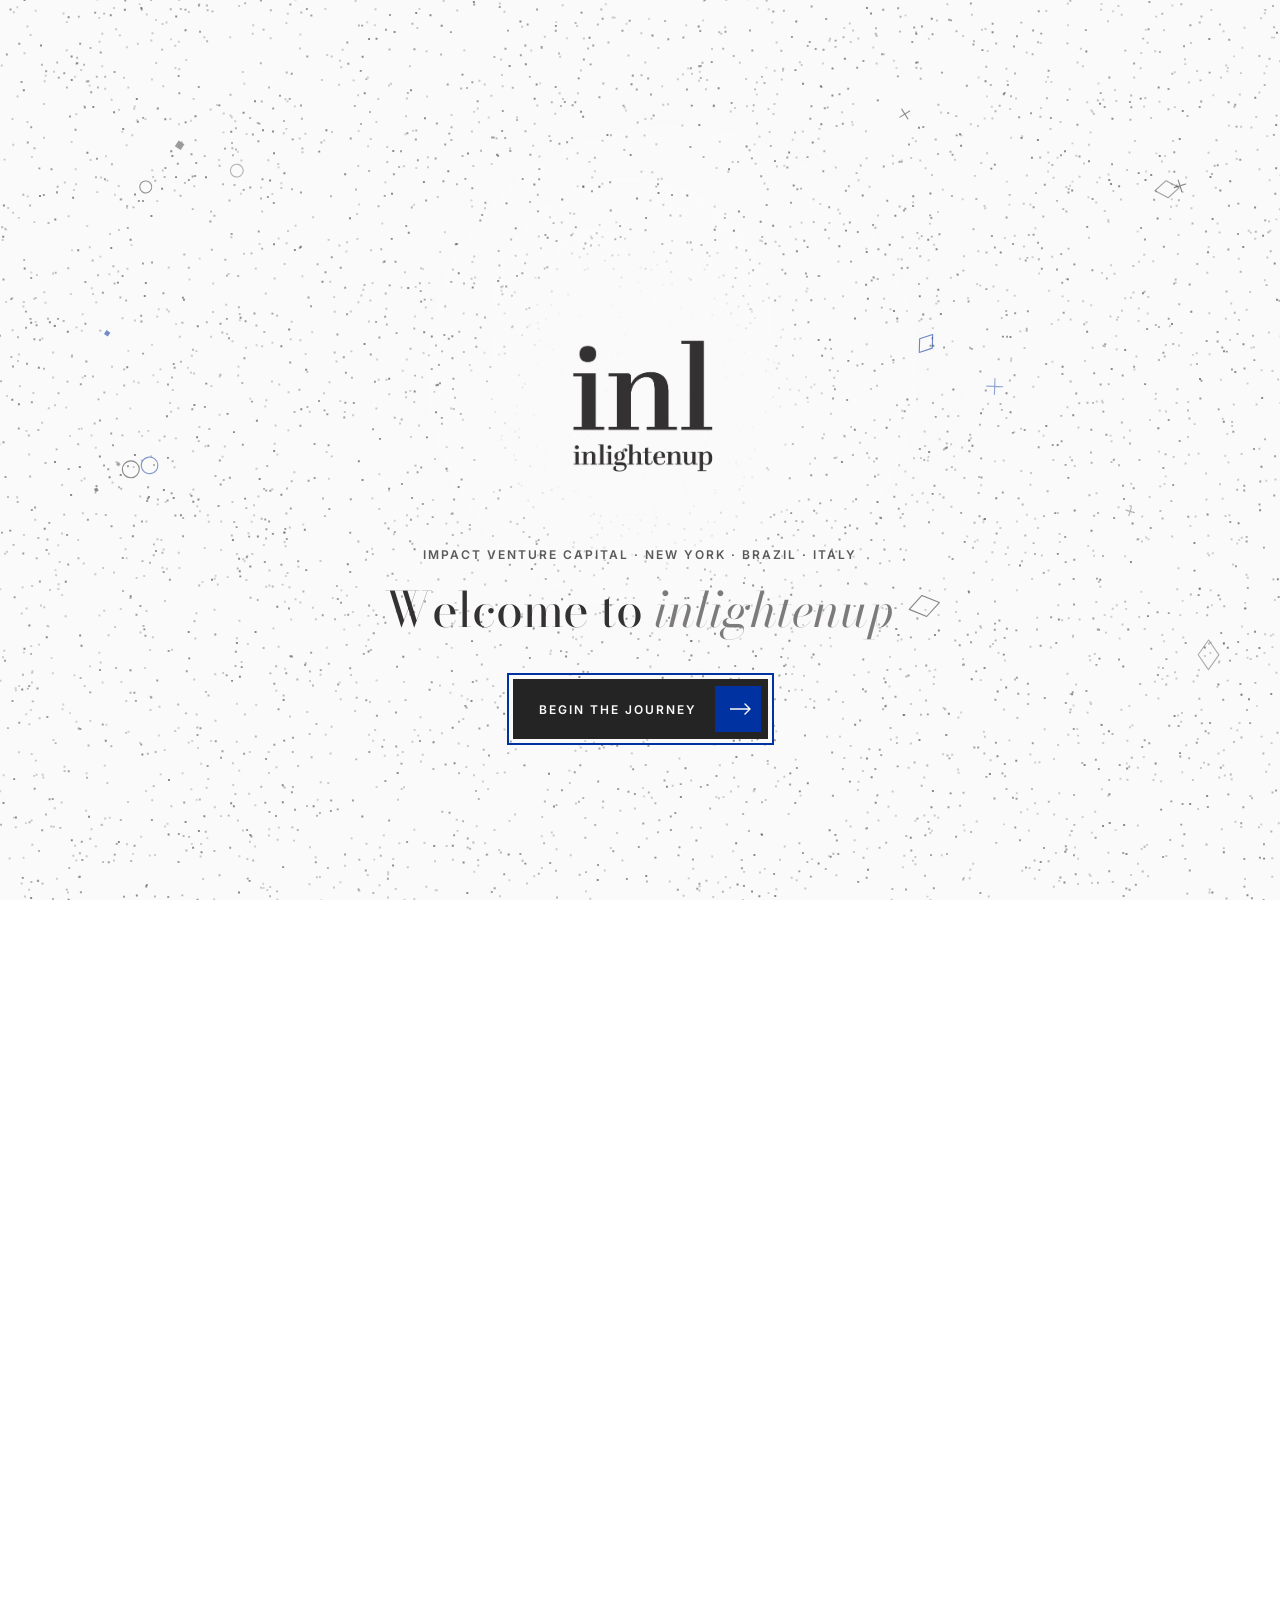
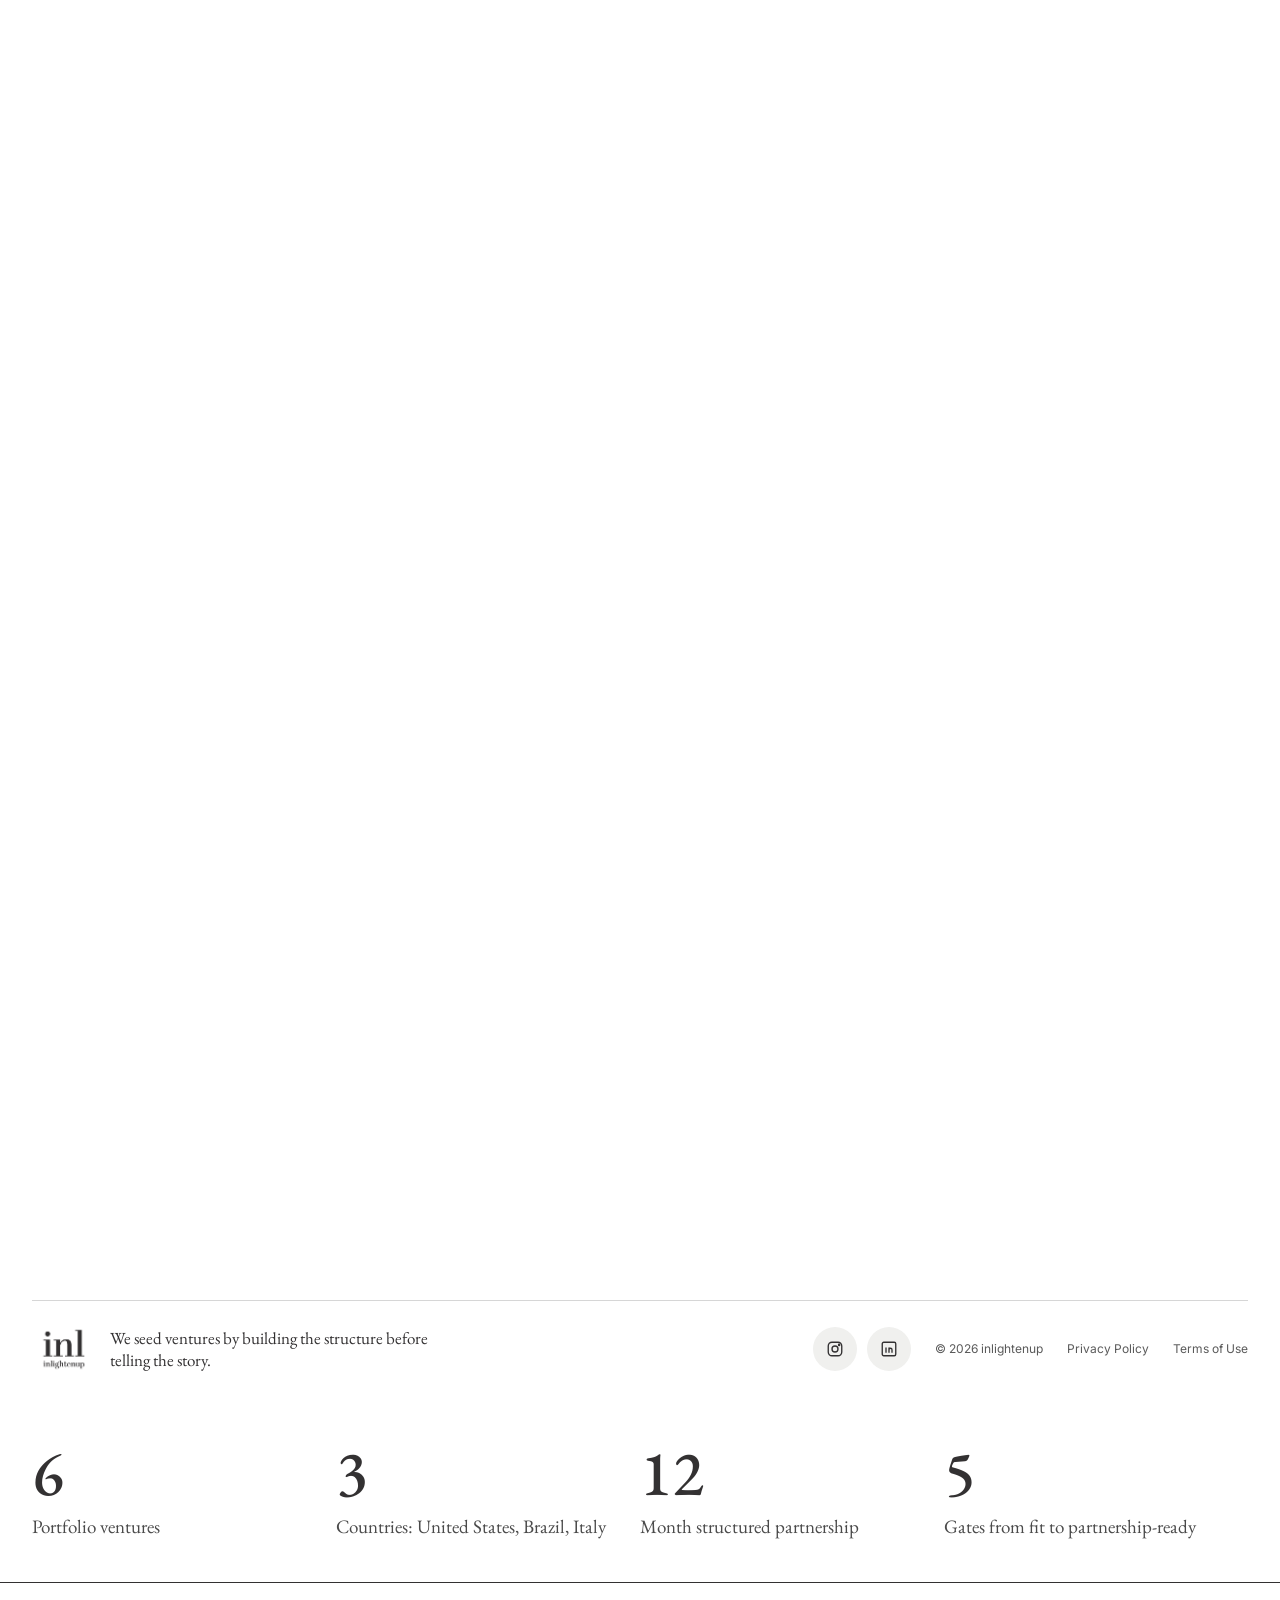
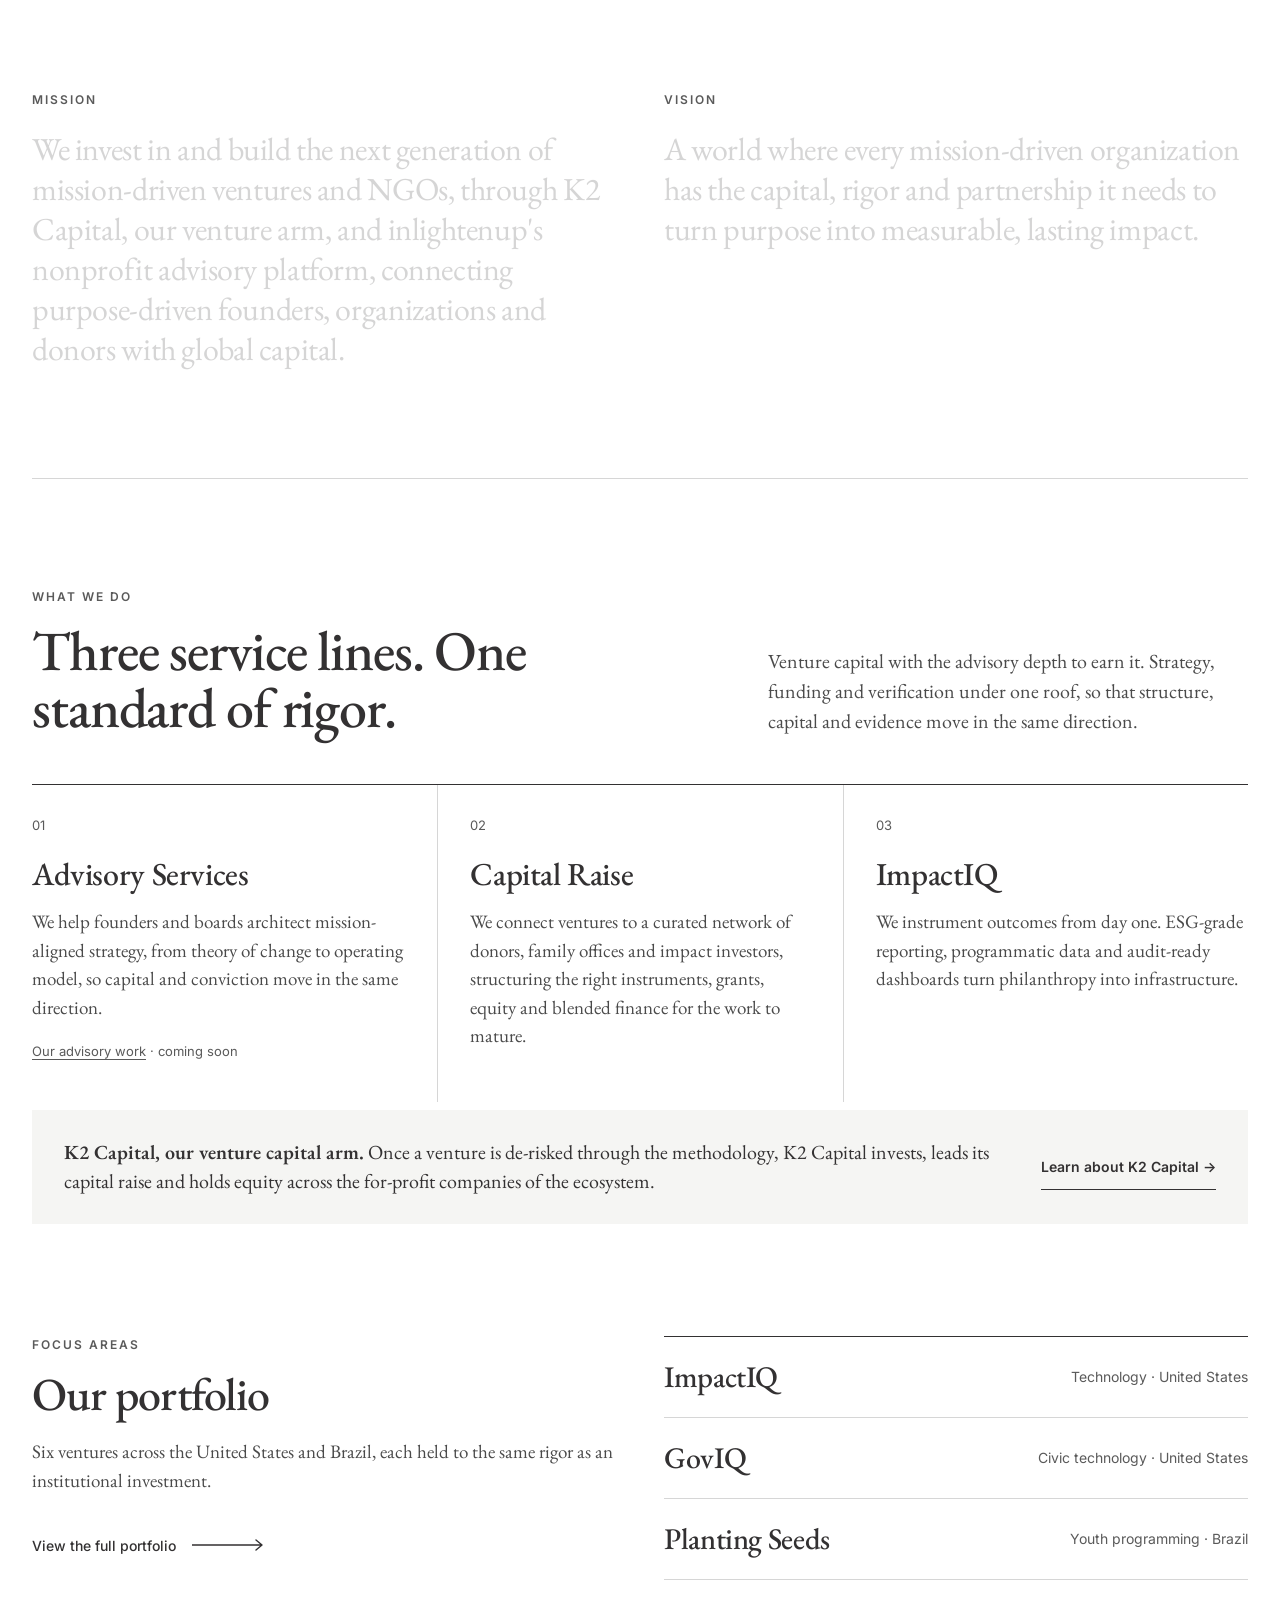
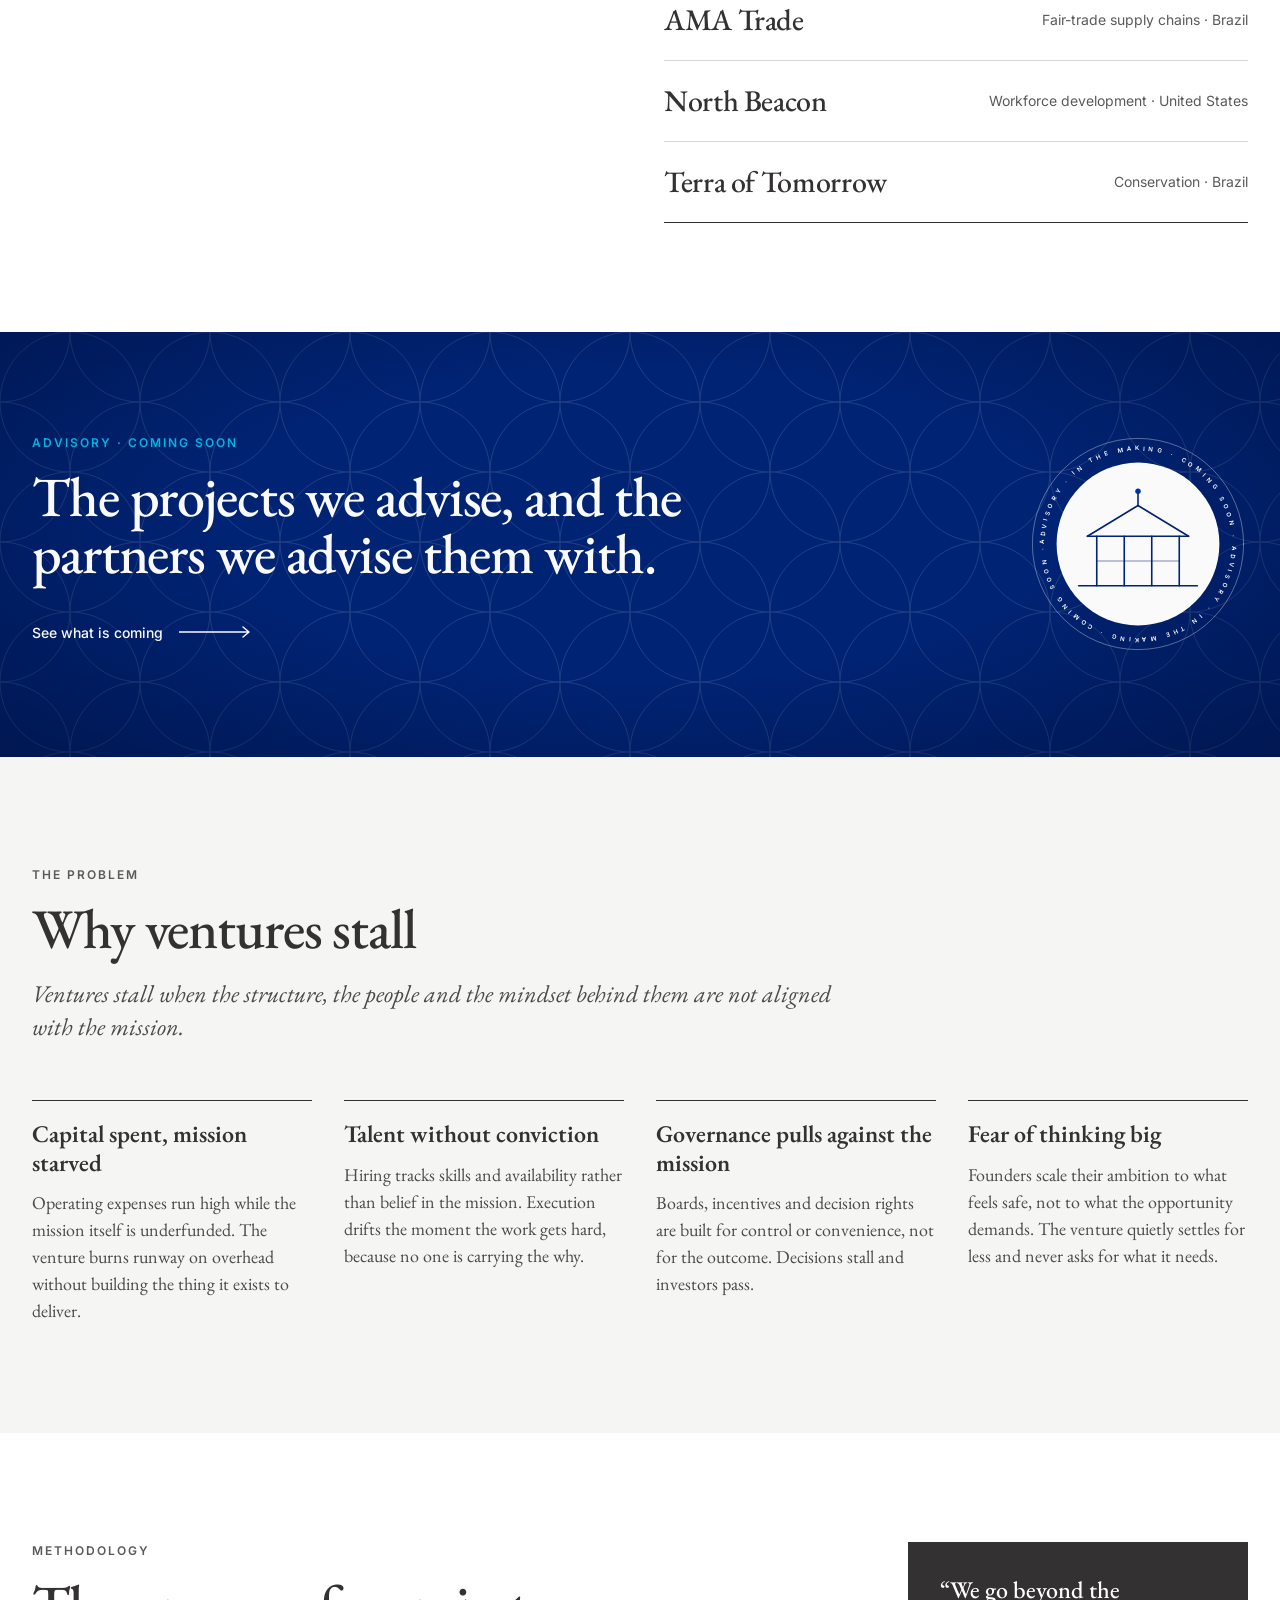
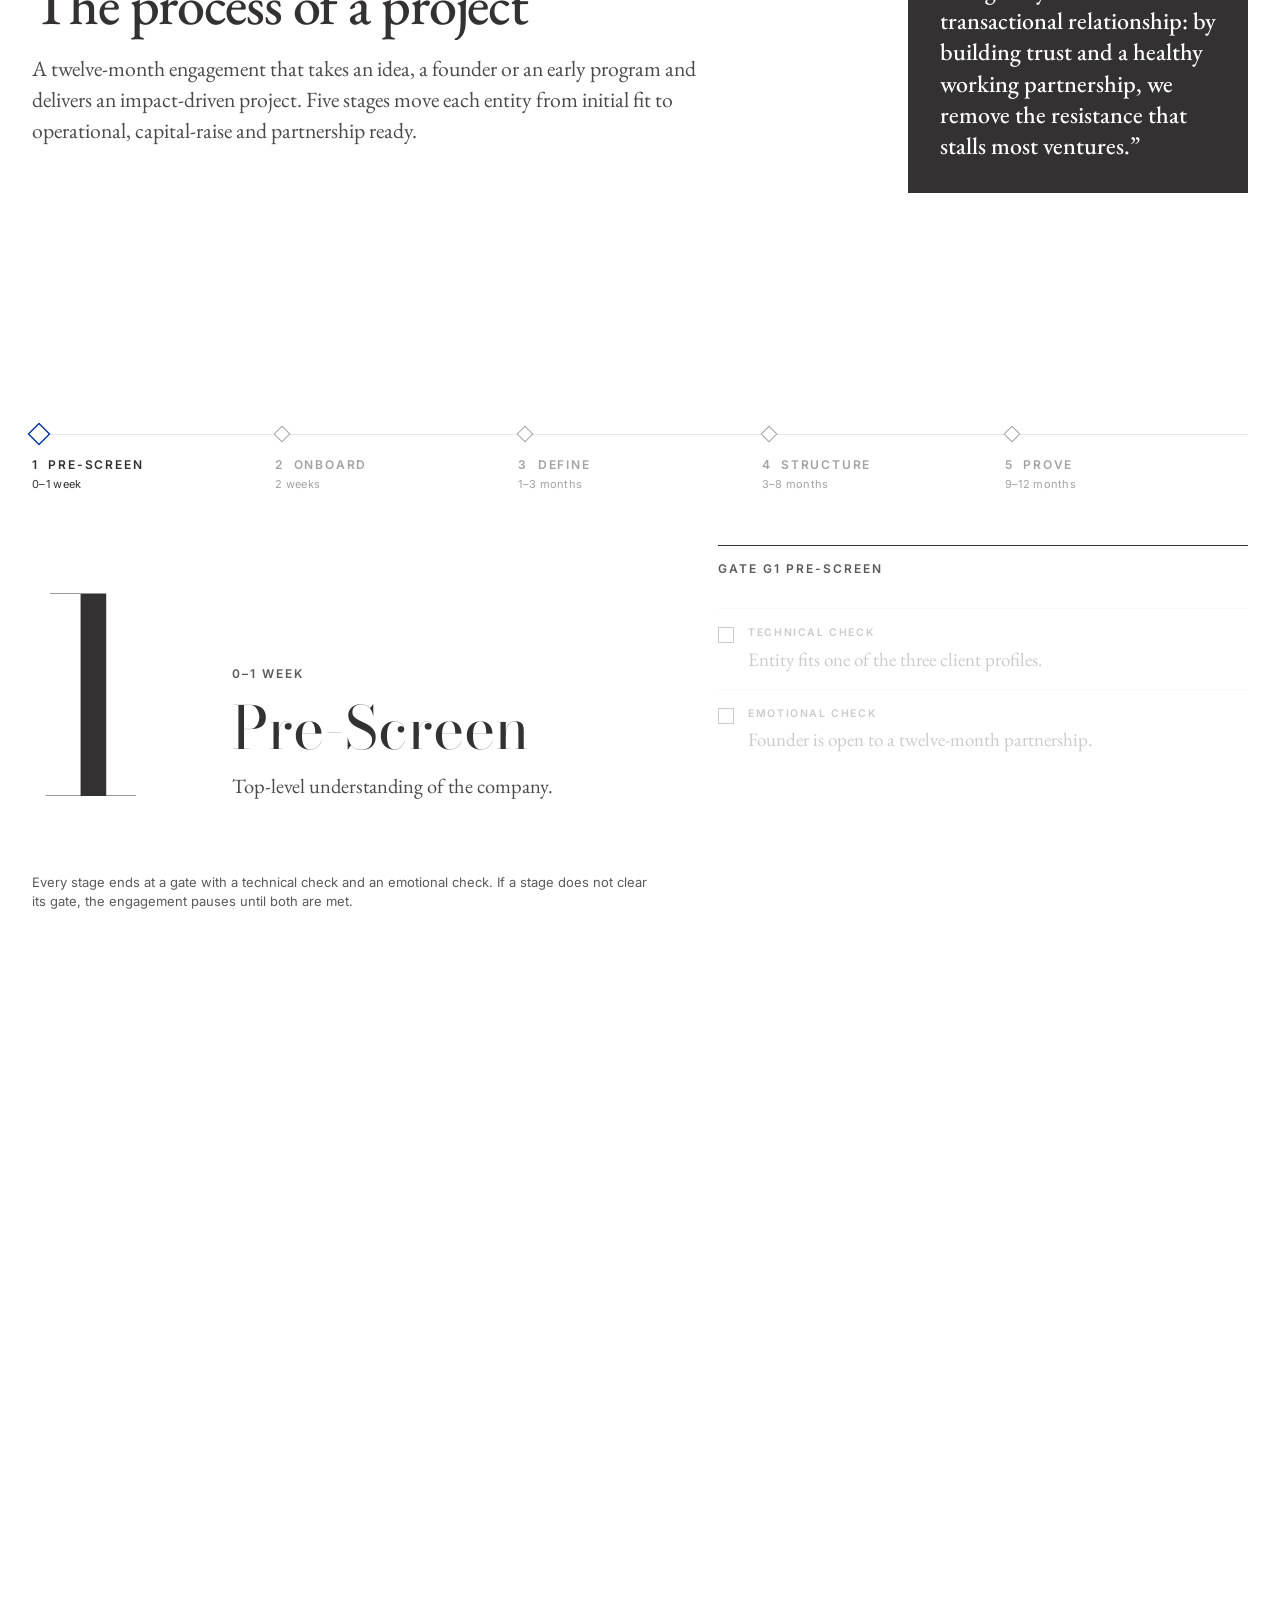
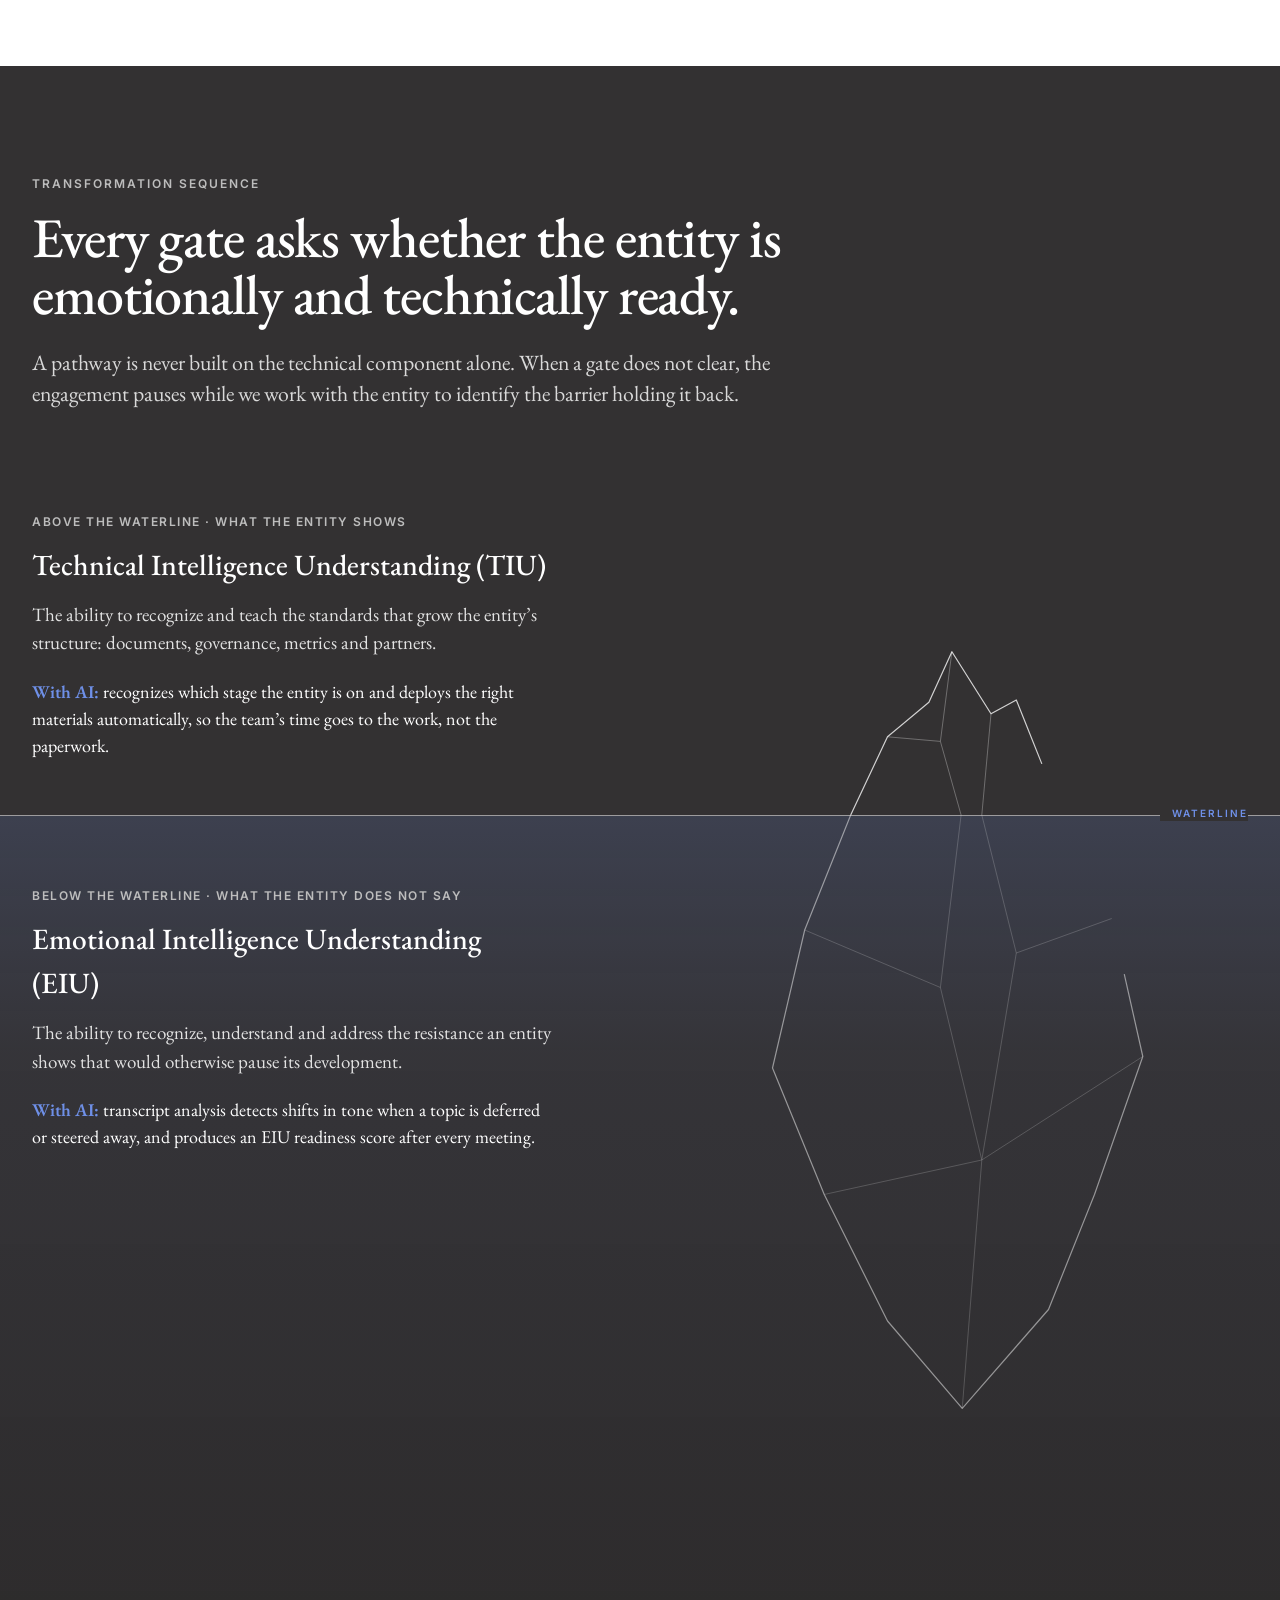
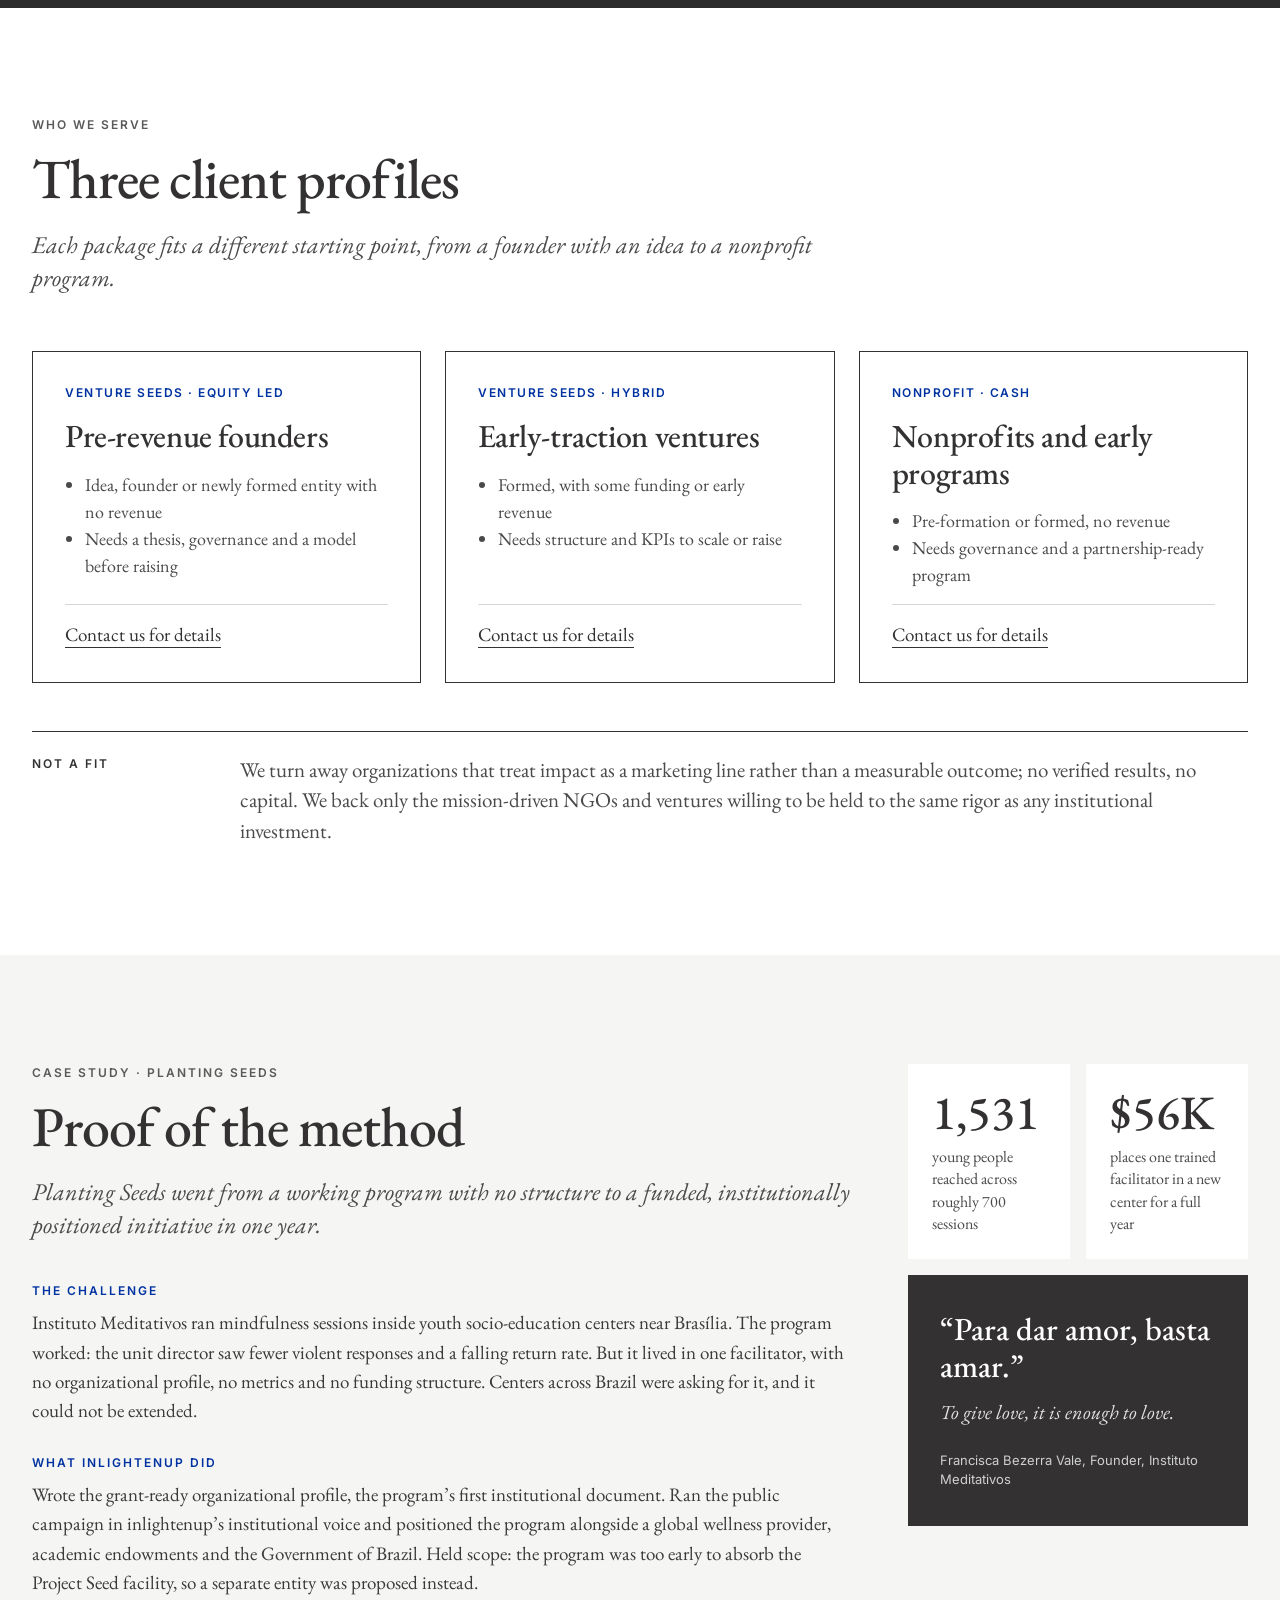
<file: index.html>
<!doctype html>
<html lang="en">
<head>
<meta charset="utf-8">
<title>inlightenup | Impact venture capital</title>
<meta name="viewport" content="width=device-width, initial-scale=1">
<meta name="description" content="inlightenup is an impact venture capital firm. We back mission-driven ventures and NGOs by building the structure before telling the story.">
<meta property="og:title" content="inlightenup | Impact venture capital">
<meta property="og:description" content="inlightenup is an impact venture capital firm. We back mission-driven ventures and NGOs by building the structure before telling the story.">
<meta property="og:image" content="assets/logo-dark.png">
<meta name="theme-color" content="#FFFFFF">
<link rel="icon" type="image/png" href="assets/favicon.png">
<link rel="preconnect" href="https://fonts.googleapis.com">
<link rel="preconnect" href="https://fonts.gstatic.com" crossorigin>
<link rel="stylesheet" href="https://fonts.googleapis.com/css2?family=EB+Garamond:ital,wght@0,400;0,500;0,600;0,700;1,400&amp;family=Bodoni+Moda:opsz,wght@6..96,400;6..96,500&amp;family=Inter:wght@400;500;600&amp;display=swap">
<link rel="stylesheet" href="site.css">
<link rel="stylesheet" href="atlas.css">
<script>document.documentElement.classList.add('js');setTimeout(function(){if(!window.__site)document.documentElement.classList.remove('js')},4000)</script>
<!-- The welcome screen: shown on the first visit of a session, skipped for links to a section (index.html#start). Add ?welcome to the address to see it again. -->
<script>(function(){var r=document.documentElement,seen=false;try{seen=!!sessionStorage.getItem('inl-entered')}catch(e){}if((!seen&&!location.hash)||/[?&]welcome\b/.test(location.search)){r.classList.add('gate-open');setTimeout(function(){if(!window.__gate)r.classList.remove('gate-open')},4000)}})()</script>
</head>
<body class="has-stage">

<header class="site-header">
<div class="wrap site-header__in">
<button type="button" class="icon-btn" data-menu-open aria-label="Open menu" aria-controls="menu" aria-expanded="false"><svg width="24" height="24" viewBox="0 0 24 24" fill="none" stroke="currentColor" stroke-width="1.8" aria-hidden="true"><path d="M3 7h18M3 12h18M3 17h18"/></svg></button>
<a class="site-header__logo" href="#top" aria-label="inlightenup home"><img class="logo--dark" src="assets/logo-dark.png" alt="inlightenup" width="2028" height="1828"><img class="logo--light" src="assets/logo-white.png" alt="" width="2028" height="1828"></a>
<a class="site-header__cta" href="mailto:tahasiddiqui@inlightenup.org">Start a conversation</a>
</div>
<span class="progress" aria-hidden="true"></span>
</header>

<main>

<!-- ============ HERO ============ -->
<section id="top" class="journey" aria-label="Welcome">
<div class="stage journey__pin">

<!-- The globe is drawn by atlas.js. Its places are the three links below: edit data-lat and data-lon to move one. -->
<canvas class="stage__globe" data-globe="home" aria-hidden="true"></canvas>
<div class="stage__logo"><img src="assets/logo-dark.png" alt="inlightenup" width="2028" height="1828"></div>
<p class="stage__hint fade-in" style="--d:1600ms">Drag to turn the globe</p>
<p class="stage__cue fade-in" style="--d:1900ms" aria-hidden="true">Scroll to travel<i></i></p>

<!-- The welcome screen. Edit the words here; atlas.js runs the loading line and the button. -->
<div class="gate" data-gate>
<div class="gate__load" role="status"><span class="gate__bar"><i></i></span><span><span class="gate__count">0</span>% · Gathering the atlas</span></div>
<div class="gate__ready">
<p class="eyebrow">Impact venture capital<span class="gate__where"> · New York · Brazil · Italy</span></p>
<p class="gate__title">Welcome to <em>inlightenup</em></p>
<button type="button" class="gate__enter" data-gate-enter>Begin the journey<span><svg width="22" height="12" viewBox="0 0 22 12" fill="none" stroke="currentColor" stroke-width="1.4" stroke-linecap="round" stroke-linejoin="round" aria-hidden="true"><path d="M0 6h20M15 1l5 5-5 5"/></svg></span></button>
</div>
</div>

<div class="wrap stage__foot">
<h1 class="stage__title"><span class="eyebrow eyebrow--accent fade-in">Impact venture capital</span><span class="mask"><span style="--d:300ms">Structure</span></span><span class="mask"><span style="--d:450ms"><em>before story</em></span></span></h1>
<nav class="stage__places fade-in" style="--d:900ms" aria-label="Where we work">
<a class="stage__place" href="portfolio.html#new-york" data-place="new-york" data-name="New York" data-lat="40.7" data-lon="-74.0"><b>New York</b><small>40.7° N · 74.0° W</small></a>
<a class="stage__place" href="portfolio.html#brazil" data-place="brazil" data-name="Brazil" data-lat="-15.8" data-lon="-47.9"><b>Brazil</b><small>15.8° S · 47.9° W</small></a>
<a class="stage__place" href="portfolio.html#italy" data-place="italy" data-name="Italy" data-lat="41.9" data-lon="12.5"><b>Italy</b><small>41.9° N · 12.5° E</small></a>
</nav>
</div>
</div>

<!-- The journey. Each step below is one stop: as the page scrolls, the globe travels to the step's place
     (data-place matches a place link above) and the step's words appear. Add, remove or reorder steps freely. -->
<article class="journey__step" data-place="new-york" data-label="New York" data-zoom="1.5">
<div class="journey__card">
<p class="eyebrow"><span class="accent">01</span> · 40.7° N · 74.0° W</p>
<h2 class="journey__name">New York</h2>
<p class="journey__text">Our home base. Three ventures in technology, civic intelligence and workforce development are built from here.</p>
<ul class="journey__list">
<li><a href="portfolio.html#impactiq"><b>ImpactIQ</b><small>Technology</small></a></li>
<li><a href="portfolio.html#goviq"><b>GovIQ</b><small>Civic technology</small></a></li>
<li><a href="portfolio.html#north-beacon"><b>North Beacon</b><small>Workforce development</small></a></li>
</ul>
<a class="arrow-link" href="portfolio.html#new-york">Open New York in the atlas<svg width="72" height="12" viewBox="0 0 72 12" fill="none" stroke="currentColor" stroke-width="1.4" stroke-linecap="round" stroke-linejoin="round" aria-hidden="true"><path d="M0 6h70M64 1l6 5-6 5"/></svg></a>
</div>
</article>

<article class="journey__step" data-place="brazil" data-label="Brazil" data-zoom="1.45">
<div class="journey__card">
<p class="eyebrow"><span class="accent">02</span> · 15.8° S · 47.9° W</p>
<h2 class="journey__name">Brazil</h2>
<p class="journey__text">Three ventures across Brazil’s biomes: youth programming near Brasília, fair-trade supply chains from the Amazon and the Cerrado, and conservation in Tocantins.</p>
<ul class="journey__list">
<li><a href="portfolio.html#planting-seeds"><b>Planting Seeds</b><small>Youth programming</small></a></li>
<li><a href="portfolio.html#ama-trade"><b>AMA Trade</b><small>Fair-trade supply chains</small></a></li>
<li><a href="portfolio.html#terra-of-tomorrow"><b>Terra of Tomorrow</b><small>Conservation</small></a></li>
</ul>
<a class="arrow-link" href="portfolio.html#brazil">Open Brazil in the atlas<svg width="72" height="12" viewBox="0 0 72 12" fill="none" stroke="currentColor" stroke-width="1.4" stroke-linecap="round" stroke-linejoin="round" aria-hidden="true"><path d="M0 6h70M64 1l6 5-6 5"/></svg></a>
</div>
</article>

<article class="journey__step" data-place="italy" data-label="Italy" data-zoom="1.6">
<div class="journey__card">
<p class="eyebrow"><span class="accent">03</span> · 41.9° N · 12.5° E</p>
<h2 class="journey__name">Italy</h2>
<p class="journey__text">Our work in Italy will be published here soon.</p>
<a class="arrow-link" href="portfolio.html#italy">Open Italy in the atlas<svg width="72" height="12" viewBox="0 0 72 12" fill="none" stroke="currentColor" stroke-width="1.4" stroke-linecap="round" stroke-linejoin="round" aria-hidden="true"><path d="M0 6h70M64 1l6 5-6 5"/></svg></a>
</div>
</article>

<article class="journey__step" data-label="inlightenup">
<div class="journey__card">
<p class="eyebrow"><span class="accent">Three places</span> · One method</p>
<p class="lead">inlightenup is an impact venture capital firm. We back mission-driven ventures and NGOs by building the structure before telling the story: a twelve-month partnership that turns an idea, a founder or an early program into a fundable, institution-ready company.</p>
<div class="intro__links">
<a class="arrow-link" href="portfolio.html">Explore the portfolio atlas<svg width="72" height="12" viewBox="0 0 72 12" fill="none" stroke="currentColor" stroke-width="1.4" stroke-linecap="round" stroke-linejoin="round" aria-hidden="true"><path d="M0 6h70M64 1l6 5-6 5"/></svg></a>
<a class="arrow-link" href="#start">Start a fit conversation<svg width="72" height="12" viewBox="0 0 72 12" fill="none" stroke="currentColor" stroke-width="1.4" stroke-linecap="round" stroke-linejoin="round" aria-hidden="true"><path d="M0 6h70M64 1l6 5-6 5"/></svg></a>
<a class="arrow-link arrow-link--quiet" href="assets/inlightenup-methodology-2026.pdf">Read the methodology<svg width="14" height="14" viewBox="0 0 24 24" fill="none" stroke="currentColor" stroke-width="1.8" stroke-linecap="round" stroke-linejoin="round" aria-hidden="true"><path d="M12 3v13M6 10l6 6 6-6M4 21h16"/></svg></a>
</div>
</div>
</article>

</section>

<!-- ============ INTRODUCTION ============ -->
<section class="wrap intro" aria-label="Introduction">
<div class="hero__strip reveal">
<div class="hero__strip-brand">
<img class="logo--dark" src="assets/logo-dark.png" alt="" width="2028" height="1828"><img class="logo--light" src="assets/logo-white.png" alt="" width="2028" height="1828">
<p>We seed ventures by building the structure before telling the story.</p>
</div>
<div class="hero__strip-meta">
<div class="social">
<a href="https://www.instagram.com/inlightenup/" aria-label="inlightenup on Instagram"><svg width="18" height="18" viewBox="0 0 24 24" fill="none" stroke="currentColor" stroke-width="1.8" aria-hidden="true"><rect x="3" y="3" width="18" height="18" rx="5"/><circle cx="12" cy="12" r="4"/><circle cx="17.5" cy="6.5" r="0.8"/></svg></a>
<a href="https://www.linkedin.com/company/inlightenup/" aria-label="inlightenup on LinkedIn"><svg width="18" height="18" viewBox="0 0 24 24" fill="none" stroke="currentColor" stroke-width="1.8" aria-hidden="true"><rect x="3" y="3" width="18" height="18" rx="2"/><path d="M8 10v7M8 7v.01M12 17v-4a2 2 0 0 1 4 0v4M12 10v7"/></svg></a>
</div>
<span>© 2026 inlightenup</span>
<a href="#top">Privacy Policy</a>
<a href="#top">Terms of Use</a>
</div>
</div>
</section>

<!-- ============ AT A GLANCE ============ -->
<section id="glance" class="glance" aria-label="At a glance">
<div class="wrap glance__grid">
<div class="stat reveal"><div class="stat__num" data-count>6</div><div class="stat__label">Portfolio ventures</div></div>
<div class="stat reveal"><div class="stat__num" data-count>3</div><div class="stat__label">Countries: United States, Brazil, Italy</div></div>
<div class="stat reveal"><div class="stat__num" data-count>12</div><div class="stat__label">Month structured partnership</div></div>
<div class="stat reveal"><div class="stat__num" data-count>5</div><div class="stat__label">Gates from fit to partnership-ready</div></div>
</div>
</section>

<!-- ============ MISSION AND VISION ============ -->
<section class="wrap mission" aria-label="Mission and vision">
<div class="cols">
<div class="reveal">
<p class="eyebrow">Mission</p>
<p class="statement">We invest in and build the next generation of mission-driven ventures and NGOs, through K2 Capital, our venture arm, and inlightenup's nonprofit advisory platform, connecting purpose-driven founders, organizations and donors with global capital.</p>
</div>
<div class="reveal">
<p class="eyebrow">Vision</p>
<p class="statement">A world where every mission-driven organization has the capital, rigor and partnership it needs to turn purpose into measurable, lasting impact.</p>
</div>
</div>
</section>

<!-- ============ SERVICES ============ -->
<section id="services" class="wrap services">
<div class="split section-head">
<div class="grow reveal">
<p class="eyebrow">What we do</p>
<h2 class="h-xl">Three service lines. One standard of rigor.</h2>
</div>
<p class="side body reveal" style="font-size: 20px;">Venture capital with the advisory depth to earn it. Strategy, funding and verification under one roof, so that structure, capital and evidence move in the same direction.</p>
</div>
<div class="services__grid line">
<article class="service">
<p class="service__num">01</p>
<h3 class="h-sm">Advisory Services</h3>
<p class="body">We help founders and boards architect mission-aligned strategy, from theory of change to operating model, so capital and conviction move in the same direction.</p>
<p class="note" style="margin-top: 20px;"><a class="u-link" href="advisory.html">Our advisory work</a> · coming soon</p>
</article>
<article class="service">
<p class="service__num">02</p>
<h3 class="h-sm">Capital Raise</h3>
<p class="body">We connect ventures to a curated network of donors, family offices and impact investors, structuring the right instruments, grants, equity and blended finance for the work to mature.</p>
</article>
<article class="service">
<p class="service__num">03</p>
<h3 class="h-sm">ImpactIQ</h3>
<p class="body">We instrument outcomes from day one. ESG-grade reporting, programmatic data and audit-ready dashboards turn philanthropy into infrastructure.</p>
</article>
</div>
<div class="callout reveal">
<p><strong>K2 Capital, our venture capital arm.</strong> Once a venture is de-risked through the methodology, K2 Capital invests, leads its capital raise and holds equity across the for-profit companies of the ecosystem.</p>
<a class="u-link" href="#start">Learn about K2 Capital →</a>
</div>
</section>

<!-- ============ PORTFOLIO ============ -->
<section id="portfolio" class="wrap home-portfolio">
<div class="cols">
<div class="reveal">
<p class="eyebrow">Focus areas</p>
<h2 class="h-lg">Our portfolio</h2>
<p class="body">Six ventures across the United States and Brazil, each held to the same rigor as an institutional investment.</p>
<a class="arrow-link" href="portfolio.html">View the full portfolio<svg width="72" height="12" viewBox="0 0 72 12" fill="none" stroke="currentColor" stroke-width="1.4" stroke-linecap="round" stroke-linejoin="round" aria-hidden="true"><path d="M0 6h70M64 1l6 5-6 5"/></svg></a>
</div>
<ul class="index-list">
<li class="line"><a href="portfolio.html#impactiq"><span class="index-list__name">ImpactIQ</span><span class="index-list__meta">Technology · United States</span></a></li>
<li class="line line--soft"><a href="portfolio.html#goviq"><span class="index-list__name">GovIQ</span><span class="index-list__meta">Civic technology · United States</span></a></li>
<li class="line line--soft"><a href="portfolio.html#planting-seeds"><span class="index-list__name">Planting Seeds</span><span class="index-list__meta">Youth programming · Brazil</span></a></li>
<li class="line line--soft"><a href="portfolio.html#ama-trade"><span class="index-list__name">AMA Trade</span><span class="index-list__meta">Fair-trade supply chains · Brazil</span></a></li>
<li class="line line--soft"><a href="portfolio.html#north-beacon"><span class="index-list__name">North Beacon</span><span class="index-list__meta">Workforce development · United States</span></a></li>
<li class="line line--soft"><a href="portfolio.html#terra-of-tomorrow"><span class="index-list__name">Terra of Tomorrow</span><span class="index-list__meta">Conservation · Brazil</span></a></li>
</ul>
</div>
</section>

<!-- ============ ADVISORY BAND ============ -->
<section class="bleed bleed--band" aria-label="Advisory">
<div class="wrap">
<div class="grow reveal">
<p class="eyebrow">Advisory · Coming soon</p>
<h2 class="h-xl">The projects we advise, and the partners we advise them with.</h2>
<a class="arrow-link" style="margin-top: 28px;" href="advisory.html">See what is coming<svg width="72" height="12" viewBox="0 0 72 12" fill="none" stroke="currentColor" stroke-width="1.4" stroke-linecap="round" stroke-linejoin="round" aria-hidden="true"><path d="M0 6h70M64 1l6 5-6 5"/></svg></a>
</div>
<div class="medallion reveal">
<svg viewBox="0 0 400 400" fill="none" stroke-linecap="round" aria-hidden="true">
<defs><path id="ring-home" d="M200 200 m-170 0 a170 170 0 1 1 340 0 a170 170 0 1 1 -340 0"/></defs>
<circle cx="200" cy="200" r="192" stroke="#FAFAFA" stroke-width="1.2" opacity=".55"/>
<g class="medallion__ring"><text><textPath href="#ring-home" textLength="1060" lengthAdjust="spacing">ADVISORY · IN THE MAKING · COMING SOON · ADVISORY · IN THE MAKING · COMING SOON · </textPath></text></g>
<g class="medallion__disc">
<circle cx="200" cy="200" r="148" fill="#FAFAFA"/>
<g class="frame" stroke="#002374" stroke-width="1.6">
<path class="f" style="--n:0" pathLength="1" d="M92 276 H308"/>
<path class="f" style="--n:1" pathLength="1" d="M125 276 V186"/>
<path class="f" style="--n:2" pathLength="1" d="M175 276 V186"/>
<path class="f" style="--n:3" pathLength="1" d="M225 276 V186"/>
<path class="f" style="--n:4" pathLength="1" d="M275 276 V186"/>
<path class="f" style="--n:5" pathLength="1" d="M108 186 H292"/>
<path class="f" style="--n:6" pathLength="1" d="M108 186 L200 130 L292 186"/>
<path class="f" style="--n:7" pathLength="1" d="M125 231 H275" opacity=".35"/>
<path class="f" style="--n:8" pathLength="1" d="M200 130 V104"/>
<circle class="halo" cx="200" cy="104" r="6" stroke="#0032A1"/>
<circle class="node" cx="200" cy="104" r="5" fill="#0032A1" stroke="none"/>
</g>
</g>
</svg>
</div>
</div>
</section>

<!-- ============ THE PROBLEM ============ -->
<section class="bg-wash stall">
<div class="wrap section">
<div class="reveal">
<p class="eyebrow">The problem</p>
<h2 class="h-xl">Why ventures stall</h2>
<p class="lead lead--italic measure">Ventures stall when the structure, the people and the mindset behind them are not aligned with the mission.</p>
</div>
<div class="cols">
<div class="line"><h3 class="h-xs h-xs--bold">Capital spent, mission starved</h3><p>Operating expenses run high while the mission itself is underfunded. The venture burns runway on overhead without building the thing it exists to deliver.</p></div>
<div class="line"><h3 class="h-xs h-xs--bold">Talent without conviction</h3><p>Hiring tracks skills and availability rather than belief in the mission. Execution drifts the moment the work gets hard, because no one is carrying the why.</p></div>
<div class="line"><h3 class="h-xs h-xs--bold">Governance pulls against the mission</h3><p>Boards, incentives and decision rights are built for control or convenience, not for the outcome. Decisions stall and investors pass.</p></div>
<div class="line"><h3 class="h-xs h-xs--bold">Fear of thinking big</h3><p>Founders scale their ambition to what feels safe, not to what the opportunity demands. The venture quietly settles for less and never asks for what it needs.</p></div>
</div>
</div>
</section>

<!-- ============ METHODOLOGY ============ -->
<section id="methodology" class="wrap section">
<div class="method__head">
<div class="reveal">
<p class="eyebrow">Methodology</p>
<h2 class="h-xl">The process of a project</h2>
<p class="lead">A twelve-month engagement that takes an idea, a founder or an early program and delivers an impact-driven project. Five stages move each entity from initial fit to operational, capital-raise and partnership ready.</p>
</div>
<blockquote class="pull reveal">“We go beyond the transactional relationship: by building trust and a healthy working partnership, we remove the resistance that stalls most ventures.”</blockquote>
</div>
<ol class="stages">
<li class="stage line"><div class="stage__num">1</div><h3>Pre-Screen</h3><p class="small">Top-level understanding of the company.</p><p class="stage__time">0–1 week</p></li>
<li class="stage line"><div class="stage__num">2</div><h3>Onboard</h3><p class="small">Request all the data from the entity.</p><p class="stage__time">2 weeks</p></li>
<li class="stage line"><div class="stage__num">3</div><h3>Define</h3><p class="small">Finalization of thesis and governance.</p><p class="stage__time">1–3 months</p></li>
<li class="stage line"><div class="stage__num">4</div><h3>Structure</h3><p class="small">Understanding structuring and finalizing the program and KPIs.</p><p class="stage__time">3–8 months</p></li>
<li class="stage stage--final line line--accent"><div class="stage__num">5</div><h3>Prove</h3><p class="small">Operational, capital-raise and partnership ready.</p><p class="stage__time">9–12 months</p></li>
</ol>

<div class="split gates-head">
<div class="grow reveal">
<p class="eyebrow">Gates</p>
<h3 class="h-md">What clears each gate</h3>
</div>
<p class="side body reveal">Every stage ends at a gate with a technical check and an emotional check. If a stage does not clear its gate, the engagement pauses until both are met.</p>
</div>
<div class="table-scroll reveal">
<table class="gates">
<thead>
<tr><th scope="col">Gate</th><th scope="col">Technical check</th><th scope="col">Emotional check</th></tr>
</thead>
<tbody>
<tr><th scope="row">G1 <span>Pre-Screen</span></th><td>Entity fits one of the three client profiles.</td><td>Founder is open to a twelve-month partnership.</td></tr>
<tr><th scope="row">G2 <span>Onboard</span></th><td>Requested data is received and complete.</td><td>Team shares information without deflecting.</td></tr>
<tr><th scope="row">G3 <span>Define</span></th><td>Thesis and governance are signed off.</td><td>Leadership agrees on direction and roles.</td></tr>
<tr><th scope="row">G4 <span>Structure</span></th><td>Program and KPIs are in place and tracked.</td><td>Team owns the KPIs day to day.</td></tr>
<tr><th scope="row">G5 <span>Prove</span></th><td>Operational, capital-raise and partnership ready.</td><td>Entity runs without inlightenup steering.</td></tr>
</tbody>
</table>
</div>
</section>

<!-- ============ TRANSFORMATION SEQUENCE ============ -->
<section class="bg-ink sequence">
<div class="wrap section">
<div class="reveal">
<p class="eyebrow">Transformation sequence</p>
<h2 class="h-xl">Every gate asks whether the entity is emotionally and technically ready.</h2>
<p class="lead">A pathway is never built on the technical component alone. When a gate does not clear, the engagement pauses while we work with the entity to identify the barrier holding it back.</p>
</div>
<div class="duo reveal">
<div>
<p class="eyebrow">Above the waterline · What the entity shows</p>
<h3>Technical Intelligence Understanding (TIU)</h3>
<p class="body">The ability to recognize and teach the standards that grow the entity’s structure: documents, governance, metrics and partners.</p>
<p class="ai"><b>With AI:</b> recognizes which stage the entity is on and deploys the right materials automatically, so the team’s time goes to the work, not the paperwork.</p>
</div>
<div>
<p class="eyebrow">Below the waterline · What the entity does not say</p>
<h3>Emotional Intelligence Understanding (EIU)</h3>
<p class="body">The ability to recognize, understand and address the resistance an entity shows that would otherwise pause its development.</p>
<p class="ai"><b>With AI:</b> transcript analysis detects shifts in tone when a topic is deferred or steered away, and produces an EIU readiness score after every meeting.</p>
</div>
</div>
</div>
</section>

<!-- ============ WHO WE SERVE ============ -->
<section id="clients" class="wrap section clients">
<div class="reveal">
<p class="eyebrow">Who we serve</p>
<h2 class="h-xl">Three client profiles</h2>
<p class="lead lead--italic measure">Each package fits a different starting point, from a founder with an idea to a nonprofit program.</p>
</div>
<div class="cols">
<article class="card reveal">
<p class="eyebrow eyebrow--accent">Venture Seeds · Equity led</p>
<h3 class="h-sm">Pre-revenue founders</h3>
<ul><li>Idea, founder or newly formed entity with no revenue</li><li>Needs a thesis, governance and a model before raising</li></ul>
<p class="card__foot"><a class="u-link" href="mailto:tahasiddiqui@inlightenup.org">Contact us for details</a></p>
</article>
<article class="card reveal">
<p class="eyebrow eyebrow--accent">Venture Seeds · Hybrid</p>
<h3 class="h-sm">Early-traction ventures</h3>
<ul><li>Formed, with some funding or early revenue</li><li>Needs structure and KPIs to scale or raise</li></ul>
<p class="card__foot"><a class="u-link" href="mailto:tahasiddiqui@inlightenup.org">Contact us for details</a></p>
</article>
<article class="card reveal">
<p class="eyebrow eyebrow--accent">Nonprofit · Cash</p>
<h3 class="h-sm">Nonprofits and early programs</h3>
<ul><li>Pre-formation or formed, no revenue</li><li>Needs governance and a partnership-ready program</li></ul>
<p class="card__foot"><a class="u-link" href="mailto:tahasiddiqui@inlightenup.org">Contact us for details</a></p>
</article>
</div>
<div class="notfit line">
<p class="eyebrow">Not a fit</p>
<p>We turn away organizations that treat impact as a marketing line rather than a measurable outcome; no verified results, no capital. We back only the mission-driven NGOs and ventures willing to be held to the same rigor as any institutional investment.</p>
</div>
</section>

<!-- ============ PROOF ============ -->
<section id="proof" class="bg-wash">
<div class="wrap section proof__in">
<div class="proof__story reveal">
<p class="eyebrow">Case study · Planting Seeds</p>
<h2 class="h-xl">Proof of the method</h2>
<p class="lead lead--italic">Planting Seeds went from a working program with no structure to a funded, institutionally positioned initiative in one year.</p>
<h3 class="eyebrow eyebrow--accent">The challenge</h3>
<p class="body body--dark">Instituto Meditativos ran mindfulness sessions inside youth socio-education centers near Brasília. The program worked: the unit director saw fewer violent responses and a falling return rate. But it lived in one facilitator, with no organizational profile, no metrics and no funding structure. Centers across Brazil were asking for it, and it could not be extended.</p>
<h3 class="eyebrow eyebrow--accent">What inlightenup did</h3>
<p class="body body--dark">Wrote the grant-ready organizational profile, the program’s first institutional document. Ran the public campaign in inlightenup’s institutional voice and positioned the program alongside a global wellness provider, academic endowments and the Government of Brazil. Held scope: the program was too early to absorb the Project Seed facility, so a separate entity was proposed instead.</p>
<h3 class="eyebrow eyebrow--accent">The result</h3>
<p class="body body--dark">A first cohort closed, a named portfolio initiative, and a scaling model priced per facilitator placement. The program now has the profile, positioning and unit cost that an institutional funder can diligence.</p>
</div>
<div class="proof__side">
<div class="tiles">
<div class="tile reveal"><div class="tile__num" data-count>2,500</div><p>young people reached across roughly 700 sessions</p></div>
<div class="tile reveal"><div class="tile__num" data-count>$60K</div><p>places one trained facilitator in a new center for a full year</p></div>
</div>
<figure class="quote reveal">
<blockquote>“Para dar amor, basta amar.”</blockquote>
<p>To give love, it is enough to love.</p>
<figcaption>Francisca Bezerra Vale, Founder, Instituto Meditativos</figcaption>
</figure>
</div>
</div>
</section>

<!-- ============ PERSPECTIVES ============ -->
<section id="perspectives" class="wrap perspectives" aria-label="Perspectives">
<div class="section-head reveal">
<p class="eyebrow">Perspectives</p>
<h2 class="h-lg">The latest from inlightenup</h2>
</div>
<a class="feature line" href="assets/inlightenup-methodology-2026.pdf">
<div class="feature__text">
<div>
<p class="eyebrow eyebrow--accent">Methodology · November 2026</p>
<h3 class="h-md">Methodology and Services: how we seed ventures by building the structure before telling the story</h3>
<p class="body">Why ventures stall, the five-stage pathway, the emotional and technical readiness model, the three client profiles and the proof behind the method, in one document.</p>
</div>
<span class="arrow-link">Download the PDF<svg width="72" height="12" viewBox="0 0 72 12" fill="none" stroke="currentColor" stroke-width="1.4" stroke-linecap="round" stroke-linejoin="round" aria-hidden="true"><path d="M0 6h70M64 1l6 5-6 5"/></svg></span>
</div>
<div class="feature__art">
<svg class="draw" viewBox="0 0 440 340" aria-hidden="true" fill="none" stroke="#333132" stroke-width="2.5" stroke-linecap="round" stroke-linejoin="round">
<path class="draw__line" pathLength="1" d="M10 330 C120 330 160 320 200 290 L250 250 L300 190 L380 175 L430 120"/>
<path d="M410 115 L432 118 L428 140"/>
<rect class="draw__bar" style="--n:0" x="190" y="270" width="40" height="58" rx="6"/>
<rect class="draw__bar" style="--n:1" x="250" y="215" width="40" height="113" rx="6"/>
<rect class="draw__bar" style="--n:2" x="310" y="185" width="40" height="143" rx="6"/>
<rect class="draw__bar" style="--n:3" x="370" y="150" width="40" height="178" rx="6"/>
<circle cx="250" cy="250" r="6" fill="#F5F5F3"/>
<circle cx="300" cy="190" r="6" fill="#F5F5F3"/>
<circle cx="380" cy="175" r="6" fill="#F5F5F3"/>
<path d="M40 210 L110 210 M70 196 L140 196 M90 120 L160 120 M120 106 L180 106"/>
</svg>
</div>
</a>
</section>

<!-- ============ HOW TO START ============ -->
<section id="start" class="wrap section start">
<div class="start__in">
<div class="reveal">
<p class="eyebrow">How to start</p>
<h2 class="h-lg">Start with a fit conversation and let structure, readiness and evidence earn the right to scale.</h2>
<p class="lead">inlightenup backs ventures ready to build before they scale, through a structured twelve-month partnership that ends in investment and a capital raise.</p>
<p class="note">Write to <a class="u-link" data-contact="direct" href="mailto:tahasiddiqui@inlightenup.org">tahasiddiqui@inlightenup.org</a></p>
<a class="arrow-link" style="font-size: 15px; font-weight: 600;" data-contact="call" href="mailto:tahasiddiqui@inlightenup.org">Book an intro call<svg width="72" height="12" viewBox="0 0 72 12" fill="none" stroke="currentColor" stroke-width="1.4" stroke-linecap="round" stroke-linejoin="round" aria-hidden="true"><path d="M0 6h70M64 1l6 5-6 5"/></svg></a>
</div>
<ol class="steps">
<li class="line"><span class="steps__n">01</span><div><h3 class="h-xs">Intro call</h3><p>A conversation about the entity, its stage and its goals.</p></div></li>
<li class="line line--soft"><span class="steps__n">02</span><div><h3 class="h-xs">Pre-Screen</h3><p>inlightenup reviews fit within one week and clears Gate 1.</p></div></li>
<li class="line line--soft"><span class="steps__n">03</span><div><h3 class="h-xs">Proposal</h3><p>A recommended package: Equity Led, Hybrid or Nonprofit.</p></div></li>
<li class="line line--soft"><span class="steps__n">04</span><div><h3 class="h-xs">Sign and onboard</h3><p>Agreement signed; the two-week Onboard stage begins.</p></div></li>
</ol>
</div>
</section>

</main>

<!-- The footer and the slide-out menu are built by site.js so every page shares one copy. -->
<footer id="footer"></footer>
<noscript><p class="wrap note" style="padding-block: 24px;"><a href="portfolio.html">Portfolio</a> · <a href="advisory.html">Advisory</a> · <a href="team.html">Team</a> · <a href="mailto:tahasiddiqui@inlightenup.org">Contact</a></p></noscript>

<script src="site.js" defer></script>
<script src="atlas.js" defer></script>
</body>
</html>
</file>
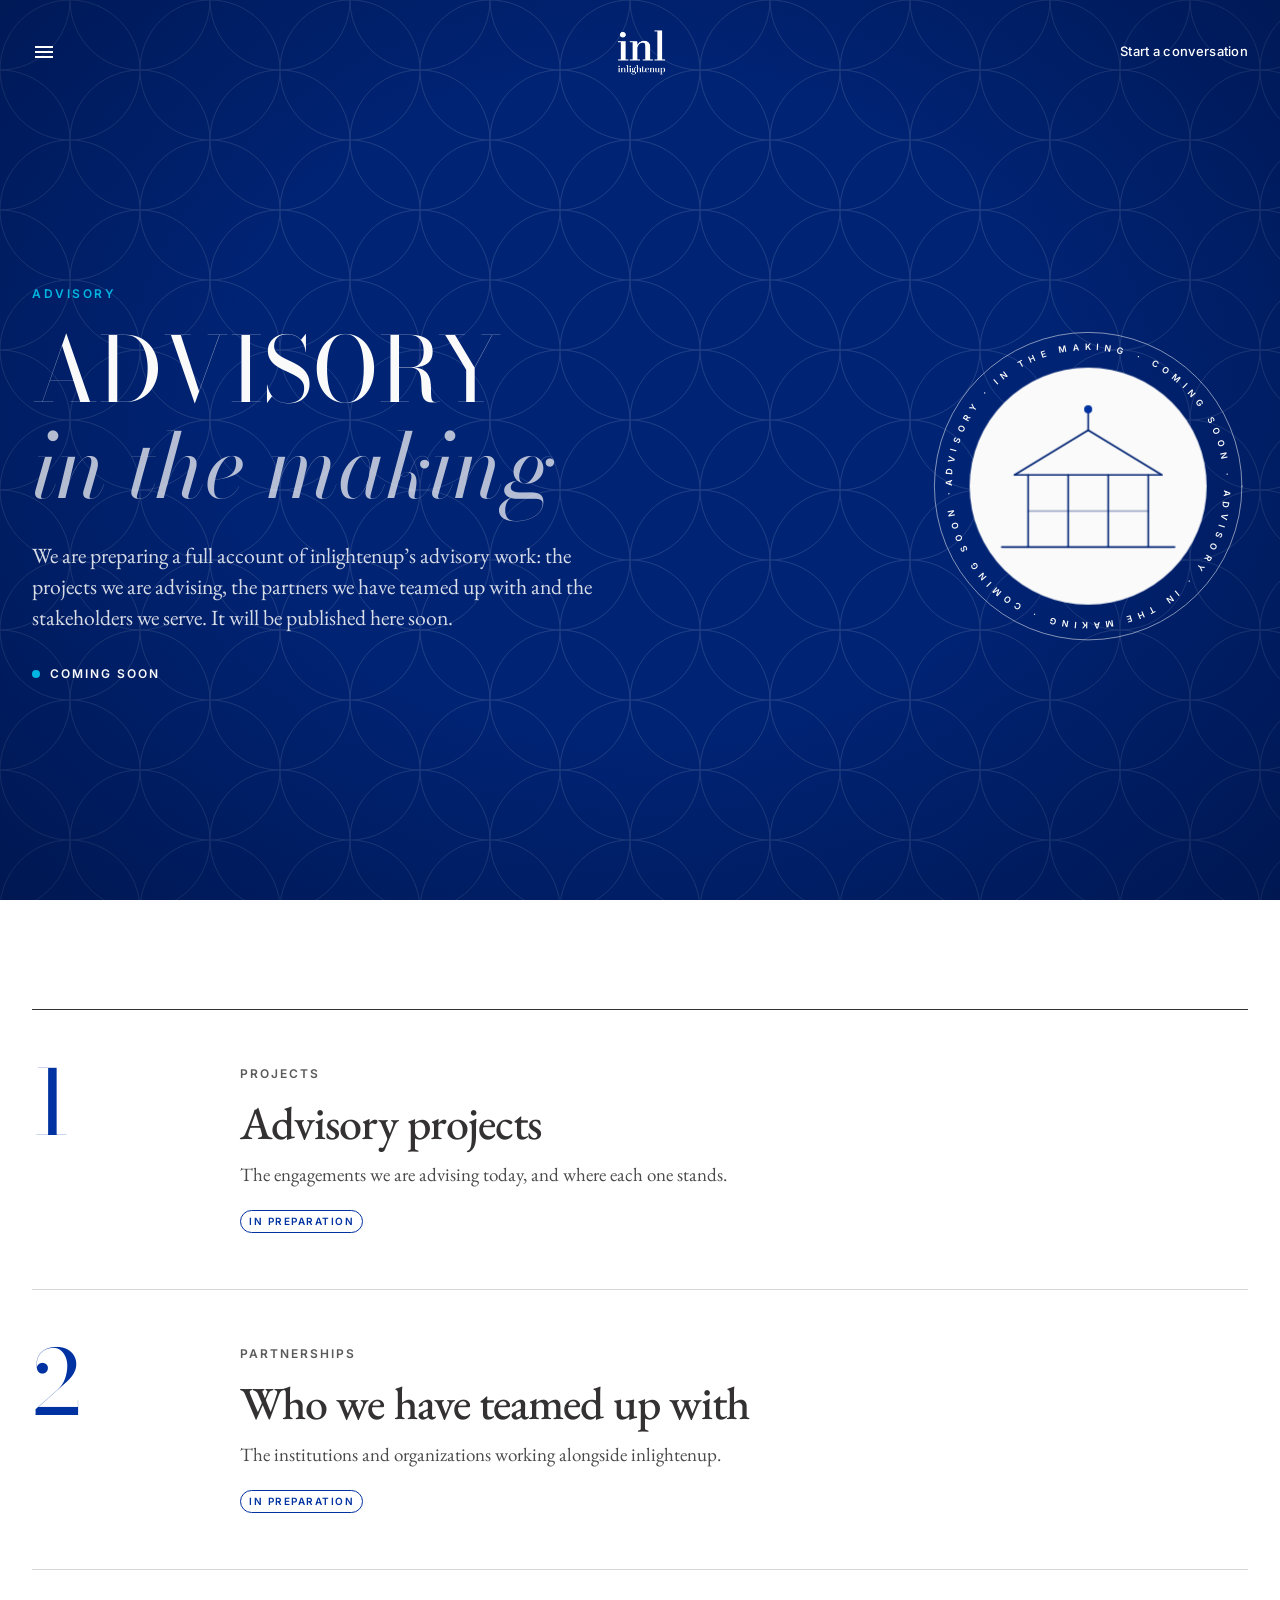
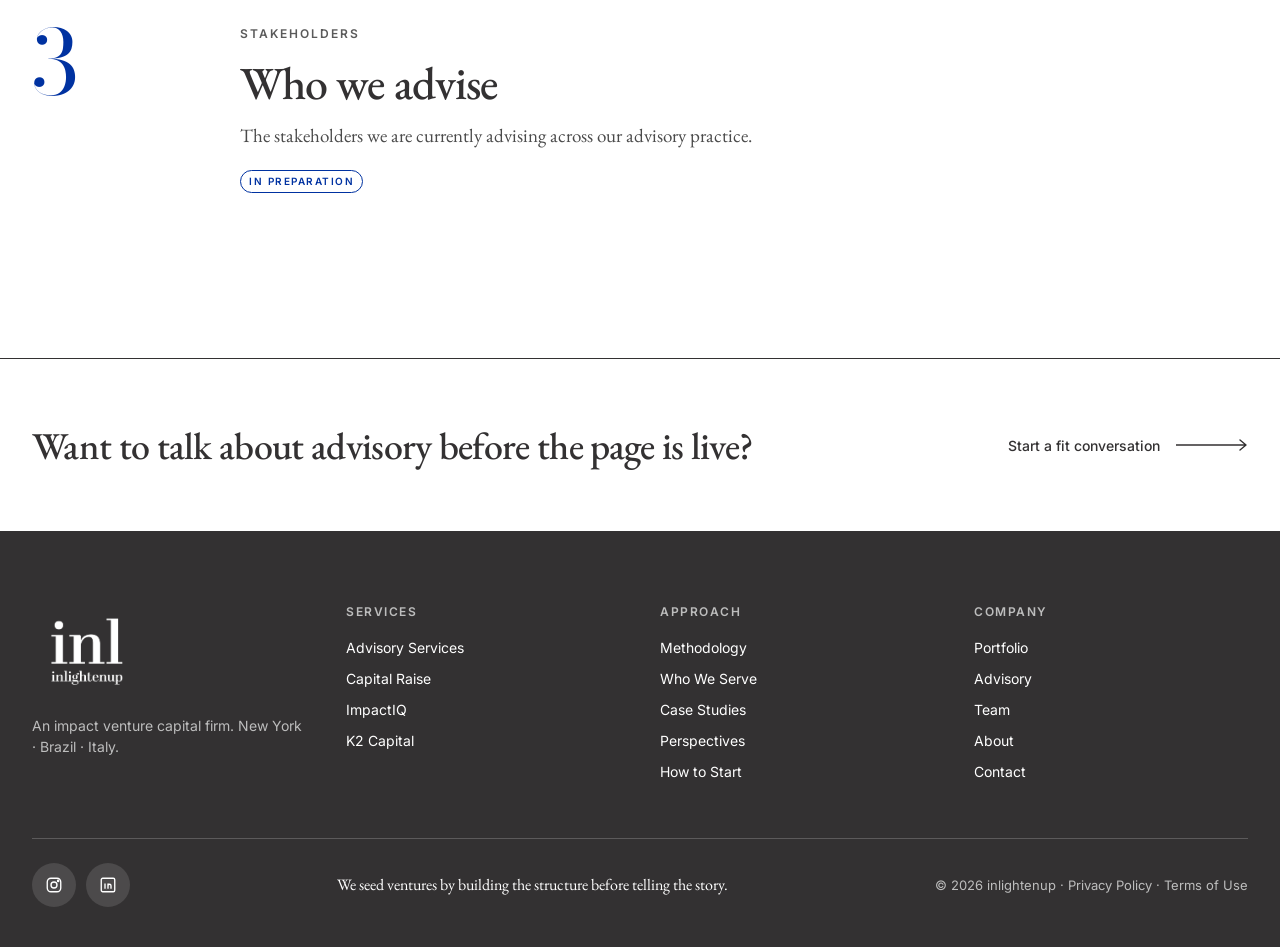
<file: advisory.html>
<!doctype html>
<html lang="en">
<head>
<meta charset="utf-8">
<title>Advisory | inlightenup</title>
<meta name="viewport" content="width=device-width, initial-scale=1">
<meta name="description" content="inlightenup's advisory work: the projects we advise, the partners we have teamed up with and the stakeholders we serve. Coming soon.">
<meta property="og:title" content="Advisory | inlightenup">
<meta property="og:description" content="inlightenup's advisory work: the projects we advise, the partners we have teamed up with and the stakeholders we serve. Coming soon.">
<meta property="og:image" content="assets/logo-dark.png">
<meta name="theme-color" content="#FFFFFF">
<link rel="icon" type="image/png" href="assets/favicon.png">
<link rel="preconnect" href="https://fonts.googleapis.com">
<link rel="preconnect" href="https://fonts.gstatic.com" crossorigin>
<link rel="stylesheet" href="https://fonts.googleapis.com/css2?family=EB+Garamond:ital,wght@0,400;0,500;0,600;0,700;1,400&amp;family=Bodoni+Moda:opsz,wght@6..96,400;6..96,500&amp;family=Inter:wght@400;500;600&amp;display=swap">
<link rel="stylesheet" href="site.css">
<script>document.documentElement.classList.add('js');setTimeout(function(){if(!window.__site)document.documentElement.classList.remove('js')},4000)</script>
</head>
<body class="has-dark-hero">

<header class="site-header">
<div class="wrap site-header__in">
<button type="button" class="icon-btn" data-menu-open aria-label="Open menu" aria-controls="menu" aria-expanded="false"><svg width="24" height="24" viewBox="0 0 24 24" fill="none" stroke="currentColor" stroke-width="1.8" aria-hidden="true"><path d="M3 7h18M3 12h18M3 17h18"/></svg></button>
<a class="site-header__logo" href="index.html" aria-label="inlightenup home"><img class="logo--dark" src="assets/logo-dark.png" alt="inlightenup" width="2028" height="1828"><img class="logo--light" src="assets/logo-white.png" alt="" width="2028" height="1828"></a>
<a class="site-header__cta" href="mailto:tahasiddiqui@inlightenup.org">Start a conversation</a>
</div>
<span class="progress" aria-hidden="true"></span>
</header>

<main>
<section class="bleed bleed--hero">
<div class="wrap">
<div class="bleed__copy">
<p class="eyebrow fade-in">Advisory</p>
<h1 class="display display--page"><span class="mask"><span style="--d:150ms">Advisory</span></span><span class="mask"><span style="--d:300ms"><em>in the making</em></span></span></h1>
<p class="lead fade-in" style="--d:600ms">We are preparing a full account of inlightenup’s advisory work: the projects we are advising, the partners we have teamed up with and the stakeholders we serve. It will be published here soon.</p>
<p class="status fade-in" style="--d:750ms">Coming soon</p>
</div>
<div class="medallion fade-in" style="--d:300ms">
<svg viewBox="0 0 400 400" fill="none" stroke-linecap="round" aria-hidden="true">
<defs><path id="ring-adv" d="M200 200 m-170 0 a170 170 0 1 1 340 0 a170 170 0 1 1 -340 0"/></defs>
<circle cx="200" cy="200" r="192" stroke="#FAFAFA" stroke-width="1.2" opacity=".55"/>
<g class="medallion__ring"><text><textPath href="#ring-adv" textLength="1060" lengthAdjust="spacing">ADVISORY · IN THE MAKING · COMING SOON · ADVISORY · IN THE MAKING · COMING SOON · </textPath></text></g>
<g class="medallion__disc">
<circle cx="200" cy="200" r="148" fill="#FAFAFA"/>
<g class="frame" stroke="#002374" stroke-width="1.6">
<path class="f" style="--n:0" pathLength="1" d="M92 276 H308"/>
<path class="f" style="--n:1" pathLength="1" d="M125 276 V186"/>
<path class="f" style="--n:2" pathLength="1" d="M175 276 V186"/>
<path class="f" style="--n:3" pathLength="1" d="M225 276 V186"/>
<path class="f" style="--n:4" pathLength="1" d="M275 276 V186"/>
<path class="f" style="--n:5" pathLength="1" d="M108 186 H292"/>
<path class="f" style="--n:6" pathLength="1" d="M108 186 L200 130 L292 186"/>
<path class="f" style="--n:7" pathLength="1" d="M125 231 H275" opacity=".35"/>
<path class="f" style="--n:8" pathLength="1" d="M200 130 V104"/>
<circle class="halo" cx="200" cy="104" r="6" stroke="#0032A1"/>
<circle class="node" cx="200" cy="104" r="5" fill="#0032A1" stroke="none"/>
</g>
</g>
</svg>
</div>
</div>
</section>

<!-- When the content is ready, replace each "In preparation" tag with the real projects, partners and stakeholders. -->
<section class="wrap principles" aria-label="What this page will cover">
<div class="principle line">
<p class="principle__n">1</p>
<div>
<p class="eyebrow">Projects</p>
<h2 class="h-lg">Advisory projects</h2>
<p class="body">The engagements we are advising today, and where each one stands.</p>
<span class="tag">In preparation</span>
</div>
</div>
<div class="principle line line--soft">
<p class="principle__n">2</p>
<div>
<p class="eyebrow">Partnerships</p>
<h2 class="h-lg">Who we have teamed up with</h2>
<p class="body">The institutions and organizations working alongside inlightenup.</p>
<span class="tag">In preparation</span>
</div>
</div>
<div class="principle line line--soft">
<p class="principle__n">3</p>
<div>
<p class="eyebrow">Stakeholders</p>
<h2 class="h-lg">Who we advise</h2>
<p class="body">The stakeholders we are currently advising across our advisory practice.</p>
<span class="tag">In preparation</span>
</div>
</div>
</section>

<section class="cta-band">
<div class="wrap cta-band__in reveal">
<h2 class="h-md">Want to talk about advisory before the page is live?</h2>
<a class="arrow-link" href="mailto:tahasiddiqui@inlightenup.org">Start a fit conversation<svg width="72" height="12" viewBox="0 0 72 12" fill="none" stroke="currentColor" stroke-width="1.4" stroke-linecap="round" stroke-linejoin="round" aria-hidden="true"><path d="M0 6h70M64 1l6 5-6 5"/></svg></a>
</div>
</section>

</main>

<!-- The footer and the slide-out menu are built by site.js so every page shares one copy. -->
<footer id="footer"></footer>
<noscript><p class="wrap note" style="padding-block: 24px;"><a href="index.html">Home</a> · <a href="portfolio.html">Portfolio</a> · <a href="advisory.html">Advisory</a> · <a href="team.html">Team</a> · <a href="mailto:tahasiddiqui@inlightenup.org">Contact</a></p></noscript>

<script src="site.js" defer></script>
</body>
</html>
</file>
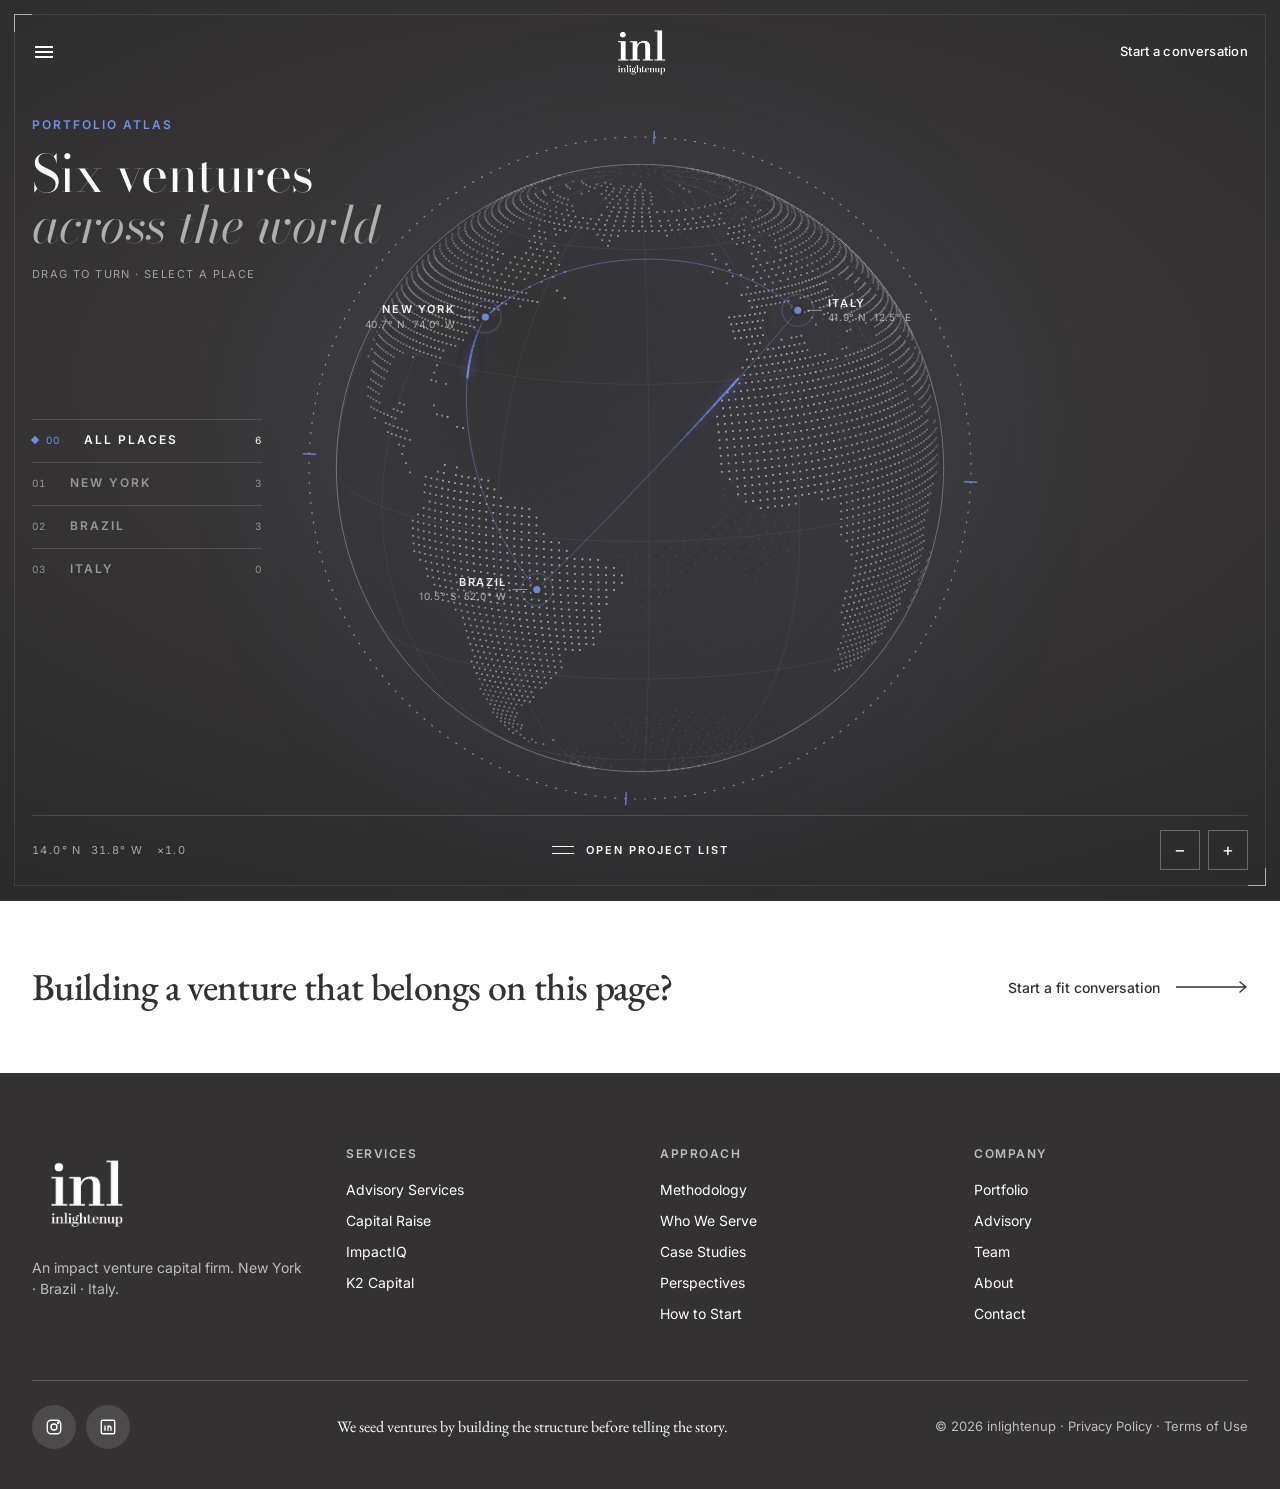
<file: portfolio.html>
<!doctype html>
<html lang="en">
<head>
<meta charset="utf-8">
<title>Portfolio | inlightenup</title>
<meta name="viewport" content="width=device-width, initial-scale=1">
<meta name="description" content="Six ventures across the United States and Brazil, each held to the same rigor as an institutional investment.">
<meta property="og:title" content="Portfolio | inlightenup">
<meta property="og:description" content="Six ventures across the United States and Brazil, each held to the same rigor as an institutional investment.">
<meta property="og:image" content="assets/logo-dark.png">
<meta name="theme-color" content="#333132">
<link rel="icon" type="image/png" href="assets/favicon.png">
<link rel="preconnect" href="https://fonts.googleapis.com">
<link rel="preconnect" href="https://fonts.gstatic.com" crossorigin>
<link rel="stylesheet" href="https://fonts.googleapis.com/css2?family=EB+Garamond:ital,wght@0,400;0,500;0,600;0,700;1,400&amp;family=Bodoni+Moda:opsz,wght@6..96,400;6..96,500&amp;family=Inter:wght@400;500;600&amp;display=swap">
<link rel="stylesheet" href="site.css">
<link rel="stylesheet" href="atlas.css">
<script>document.documentElement.classList.add('js');setTimeout(function(){if(!window.__site)document.documentElement.classList.remove('js')},4000)</script>
</head>
<body class="has-dark-hero">

<header class="site-header">
<div class="wrap site-header__in">
<button type="button" class="icon-btn" data-menu-open aria-label="Open menu" aria-controls="menu" aria-expanded="false"><svg width="24" height="24" viewBox="0 0 24 24" fill="none" stroke="currentColor" stroke-width="1.8" aria-hidden="true"><path d="M3 7h18M3 12h18M3 17h18"/></svg></button>
<a class="site-header__logo" href="index.html" aria-label="inlightenup home"><img class="logo--dark" src="assets/logo-dark.png" alt="inlightenup" width="2028" height="1828"><img class="logo--light" src="assets/logo-white.png" alt="" width="2028" height="1828"></a>
<a class="site-header__cta" href="mailto:tahasiddiqui@inlightenup.org">Start a conversation</a>
</div>
<span class="progress" aria-hidden="true"></span>
</header>

<main>
<!-- ============ ATLAS ============
     atlas.js builds the globe, the list of places and the side panels from the
     places and ventures written out below, so this page is edited the same way as before. -->
<section class="atlas" id="atlas" aria-label="Portfolio atlas">
<canvas class="atlas__globe" aria-hidden="true"></canvas>
<div class="atlas__head">
<p class="eyebrow">Portfolio atlas</p>
<h1>Six ventures<br><em>across the world</em></h1>
<p class="atlas__hint">Drag to turn · Select a place</p>
</div>
</section>

<!-- To add a venture: copy one <article class="project"> block into its place and give it a new id.
     Add data-lat and data-lon to give it its own marker; without them it sits on its place.
     To add a place: copy one <section class="place"> block and set its name and coordinates. -->
<div class="atlas-source wrap">

<section class="place" id="new-york" data-name="New York" data-country="United States" data-lat="40.71" data-lon="-74.01" data-zoom="2.1">
<h2 class="h-lg">New York</h2>
<p class="place__intro lead">Our home base. Three ventures in technology, civic intelligence and workforce development are built from here.</p>
<article id="impactiq" class="project">
<div class="project__main reveal">
<p class="eyebrow"><span class="accent">01</span> · Technology · United States</p>
<h2 class="h-xl">ImpactIQ</h2>
<p class="project__tagline">Making impact as measurable, and as investable, as financial return.</p>
<p class="body body--dark">Capital is moving toward impact faster than anyone can prove it works. ImpactIQ closes that gap. It is inlightenup’s proprietary platform for measuring and independently verifying what a project actually achieves, so funders commit on evidence they can diligence. As verified impact becomes the standard, ImpactIQ is the infrastructure built to set it.</p>
</div>
<dl class="spec line">
<div><dt>Focus</dt><dd>Impact measurement and independent outcome verification</dd></div>
<div><dt>Where it stands</dt><dd>Active product, being structured as its own entity under K2 Capital</dd></div>
<div><dt>Role in the portfolio</dt><dd>The governance layer that verifies outcomes across other projects</dd></div>
</dl>
</article>

<article id="goviq" class="project">
<div class="project__main reveal">
<p class="eyebrow"><span class="accent">02</span> · Civic technology · United States</p>
<h2 class="h-xl">GovIQ</h2>
<p class="project__tagline">Turning the machinery of government into something everyone can read.</p>
<p class="body body--dark">Laws and policies shape every market and every community, yet most people cannot follow them. GovIQ changes that. Positioned as an AI-powered Bloomberg Terminal for laws and policies, it turns live legislative data into civic learning and better government service. The goal: a public that understands its government, and institutions that can act on what is coming.</p>
</div>
<dl class="spec line">
<div><dt>Focus</dt><dd>Civic learning, policy intelligence and government service</dd></div>
<div><dt>Where it stands</dt><dd>Working MVP with live Federal Register and Congress.gov integration</dd></div>
<div><dt>inlightenup’s role</dt><dd>Originator and builder, from strategy to product</dd></div>
</dl>
</article>

<article id="north-beacon" class="project">
<div class="project__main reveal">
<p class="eyebrow"><span class="accent">03</span> · Workforce development · United States</p>
<h2 class="h-xl">North Beacon</h2>
<p class="project__tagline">Building the workforce an AI-shaped economy will actually need.</p>
<p class="body body--dark">As AI reshapes professional work, the skills that matter most are the human ones: judgment, emotional intelligence and purpose. North Beacon develops them. College students work on live projects with real impact instead of case interviews, guided by mentors from banking and entrepreneurship across three labs: Emotional Intelligence, Critical Thinking and Purpose. Partner institutions meet talent that has already proven itself.</p>
</div>
<dl class="spec line">
<div><dt>Focus</dt><dd>Talent development through live advisory projects</dd></div>
<div><dt>Where it stands</dt><dd>Program designed. 11 interns to date, 2 converted to active members</dd></div>
<div><dt>inlightenup’s role</dt><dd>Program owner, delivered with Head Start Career and university partners</dd></div>
</dl>
</article>

</section>

<section class="place" id="brazil" data-name="Brazil" data-country="Cerrado and Amazon" data-lat="-10.5" data-lon="-52.0" data-zoom="2.0">
<h2 class="h-lg">Brazil</h2>
<p class="place__intro lead">Three ventures across Brazil’s biomes: youth programming near Brasília, fair-trade supply chains from the Amazon and the Cerrado, and conservation in the Jalapão region of Tocantins.</p>
<article id="planting-seeds" class="project" data-lat="-15.79" data-lon="-47.88">
<div class="project__main reveal">
<p class="eyebrow"><span class="accent">04</span> · Youth programming · Brazil</p>
<h2 class="h-xl">Planting Seeds</h2>
<p class="project__tagline">Changing what a second chance looks like for a generation of young people.</p>
<p class="body body--dark">Every youth justice system faces the same question: how do young people leave better than they arrived? Planting Seeds, a program of Instituto Meditativos, answers it with mindfulness inside socio-education centers near Brasília, reaching about 2,500 young people across roughly 700 sessions. Centers across Brazil are asking for it, and the model is built to scale one facilitator and one center at a time.</p>
<p class="note">Figures from the Planting Seeds campaign. <a class="u-link" href="index.html#proof">Read the case study</a></p>
</div>
<dl class="spec line">
<div><dt>Focus</dt><dd>Mindfulness-based facilitation for youth in state custody</dd></div>
<div><dt>Where it stands</dt><dd>First cohort closed. $60K places one trained facilitator in a new center for a year</dd></div>
<div><dt>inlightenup’s role</dt><dd>Organizational profile, public campaign and institutional positioning</dd></div>
</dl>
</article>

<article id="ama-trade" class="project" data-lat="-3.1" data-lon="-60.0">
<div class="project__main reveal">
<p class="eyebrow"><span class="accent">05</span> · Fair-trade supply chains · Brazil</p>
<h2 class="h-xl">AMA Trade</h2>
<p class="project__tagline">Proving the forest is worth more standing than cleared.</p>
<p class="body body--dark">Global demand for clean, traceable, natural ingredients keeps rising, and Brazil’s biomes are among the most biodiverse places on earth. AMA Trade connects the two. It sources premium Amazonian and Cerrado ingredients such as açaí, copaíba and buriti oil from Indigenous and traditional communities on fair-trade terms, and brings them to world markets as biocosmetics and commodities, including its own AMA Apothecary line.</p>
</div>
<dl class="spec line">
<div><dt>Focus</dt><dd>Biocosmetics and traceable forest commodities</dd></div>
<div><dt>Where it stands</dt><dd>Pitch deck, valuation model and competitive analysis built</dd></div>
<div><dt>inlightenup’s role</dt><dd>Owner and commercial architect; university partnerships in development</dd></div>
</dl>
</article>

<article id="terra-of-tomorrow" class="project" data-lat="-10.4" data-lon="-46.6">
<div class="project__main reveal">
<p class="eyebrow"><span class="accent">06</span> · Conservation · Brazil</p>
<h2 class="h-xl">Terra of Tomorrow</h2>
<p class="project__tagline">A new model for keeping the world’s forests standing.</p>
<p class="body body--dark">Forests survive when they are worth more alive than cut down. Terra of Tomorrow (Terra do Amanhã) is building that economy in Brazil’s Cerrado, starting in the Jalapão region of Tocantins. It pairs conservation with a regenerative bioeconomy so the people who live in the forest prosper by protecting it. It is designed as a model that can travel, with expansion to the United States already planned.</p>
</div>
<dl class="spec line">
<div><dt>Focus</dt><dd>Forest preservation and regenerative bioeconomy</dd></div>
<div><dt>Where it stands</dt><dd>Structured in Brazil as Instituto Terra do Amanhã; US expansion planned</dd></div>
<div><dt>inlightenup’s role</dt><dd>Strategic review, funder materials and university partnerships</dd></div>
</dl>
</article>

</section>

<section class="place" id="italy" data-name="Italy" data-country="Rome" data-lat="41.9" data-lon="12.5" data-zoom="2.2">
<h2 class="h-lg">Italy</h2>
<p class="place__intro lead">Our work in Italy will be published here soon.</p>
</section>

</div>

<section class="cta-band">
<div class="wrap cta-band__in reveal">
<h2 class="h-md">Building a venture that belongs on this page?</h2>
<a class="arrow-link" href="mailto:tahasiddiqui@inlightenup.org">Start a fit conversation<svg width="72" height="12" viewBox="0 0 72 12" fill="none" stroke="currentColor" stroke-width="1.4" stroke-linecap="round" stroke-linejoin="round" aria-hidden="true"><path d="M0 6h70M64 1l6 5-6 5"/></svg></a>
</div>
</section>

</main>

<!-- The footer and the slide-out menu are built by site.js so every page shares one copy. -->
<footer id="footer"></footer>
<noscript><p class="wrap note" style="padding-block: 24px;"><a href="index.html">Home</a> · <a href="portfolio.html">Portfolio</a> · <a href="advisory.html">Advisory</a> · <a href="team.html">Team</a> · <a href="mailto:tahasiddiqui@inlightenup.org">Contact</a></p></noscript>

<script src="site.js" defer></script>
<script src="atlas.js" defer></script>
</body>
</html>
</file>
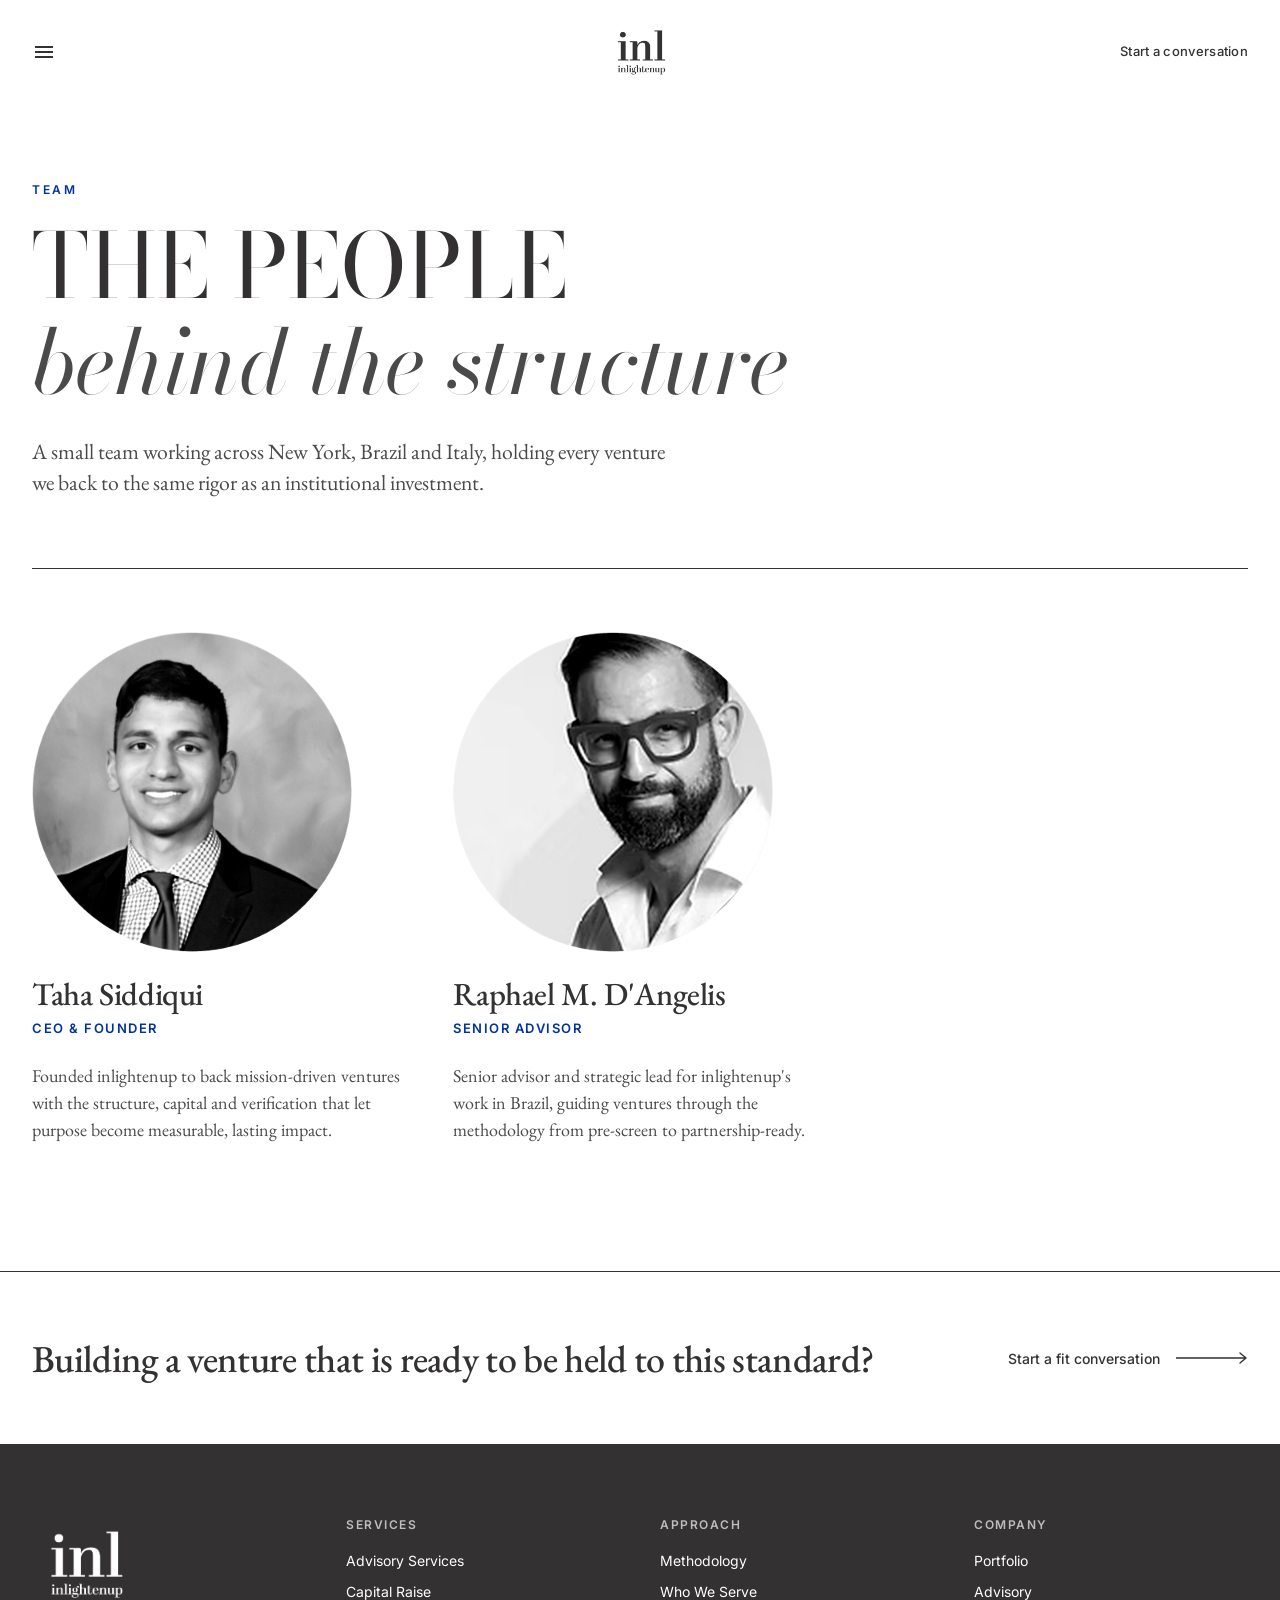
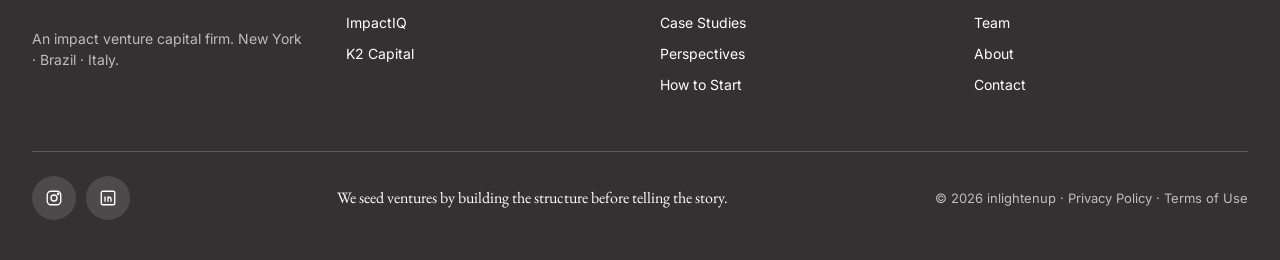
<file: team.html>
<!doctype html>
<html lang="en">
<head>
<meta charset="utf-8">
<title>Team | inlightenup</title>
<meta name="viewport" content="width=device-width, initial-scale=1">
<meta name="description" content="The people behind the structure at inlightenup.">
<meta property="og:title" content="Team | inlightenup">
<meta property="og:description" content="The people behind the structure at inlightenup.">
<meta property="og:image" content="assets/logo-dark.png">
<meta name="theme-color" content="#FFFFFF">
<link rel="icon" type="image/png" href="assets/favicon.png">
<link rel="preconnect" href="https://fonts.googleapis.com">
<link rel="preconnect" href="https://fonts.gstatic.com" crossorigin>
<link rel="stylesheet" href="https://fonts.googleapis.com/css2?family=EB+Garamond:ital,wght@0,400;0,500;0,600;0,700;1,400&amp;family=Bodoni+Moda:opsz,wght@6..96,400;6..96,500&amp;family=Inter:wght@400;500;600&amp;display=swap">
<link rel="stylesheet" href="site.css">
<script>document.documentElement.classList.add('js');setTimeout(function(){if(!window.__site)document.documentElement.classList.remove('js')},4000)</script>
</head>
<body>

<header class="site-header">
<div class="wrap site-header__in">
<button type="button" class="icon-btn" data-menu-open aria-label="Open menu" aria-controls="menu" aria-expanded="false"><svg width="24" height="24" viewBox="0 0 24 24" fill="none" stroke="currentColor" stroke-width="1.8" aria-hidden="true"><path d="M3 7h18M3 12h18M3 17h18"/></svg></button>
<a class="site-header__logo" href="index.html" aria-label="inlightenup home"><img class="logo--dark" src="assets/logo-dark.png" alt="inlightenup" width="2028" height="1828"><img class="logo--light" src="assets/logo-white.png" alt="" width="2028" height="1828"></a>
<a class="site-header__cta" href="mailto:tahasiddiqui@inlightenup.org">Start a conversation</a>
</div>
<span class="progress" aria-hidden="true"></span>
</header>

<main>
<section class="wrap page-hero">
<p class="eyebrow eyebrow--accent fade-in">Team</p>
<h1 class="display display--page"><span class="mask"><span style="--d:150ms">The people</span></span><span class="mask"><span style="--d:300ms"><em>behind the structure</em></span></span></h1>
<p class="lead measure--sm fade-in" style="--d:600ms; margin-top: 32px;">A small team working across New York, Brazil and Italy, holding every venture we back to the same rigor as an institutional investment.</p>
</section>

<!-- To add a team member: copy one <article class="member"> block and change the photo, name, title and bio. -->
<section class="wrap team" aria-label="Team members">
<div class="team__grid line">

<article class="member">
<div class="portrait"><img src="assets/taha-siddiqui.png" alt="Portrait of Taha Siddiqui" decoding="async"></div>
<div>
<h2 class="h-sm">Taha Siddiqui</h2>
<p class="eyebrow eyebrow--accent">CEO &amp; Founder</p>
</div>
<p>Founded inlightenup to back mission-driven ventures with the structure, capital and verification that let purpose become measurable, lasting impact.</p>
</article>

<article class="member">
<div class="portrait"><img src="assets/raphael-dangelis.png" alt="Portrait of Raphael M. D'Angelis" decoding="async"></div>
<div>
<h2 class="h-sm">Raphael M. D'Angelis</h2>
<p class="eyebrow eyebrow--accent">Senior Advisor</p>
</div>
<p>Senior advisor and strategic lead for inlightenup's work in Brazil, guiding ventures through the methodology from pre-screen to partnership-ready.</p>
</article>

</div>
</section>

<section class="cta-band">
<div class="wrap cta-band__in reveal">
<h2 class="h-md">Building a venture that is ready to be held to this standard?</h2>
<a class="arrow-link" href="mailto:tahasiddiqui@inlightenup.org">Start a fit conversation<svg width="72" height="12" viewBox="0 0 72 12" fill="none" stroke="currentColor" stroke-width="1.4" stroke-linecap="round" stroke-linejoin="round" aria-hidden="true"><path d="M0 6h70M64 1l6 5-6 5"/></svg></a>
</div>
</section>

</main>

<!-- The footer and the slide-out menu are built by site.js so every page shares one copy. -->
<footer id="footer"></footer>
<noscript><p class="wrap note" style="padding-block: 24px;"><a href="index.html">Home</a> · <a href="portfolio.html">Portfolio</a> · <a href="advisory.html">Advisory</a> · <a href="team.html">Team</a> · <a href="mailto:tahasiddiqui@inlightenup.org">Contact</a></p></noscript>

<script src="site.js" defer></script>
</body>
</html>
</file>
<file: site.css>
/* ==========================================================================
   inlightenup — shared stylesheet
   Every page loads this one file. Change a value here and it changes site-wide.

   1. Tokens (colours, fonts, spacing)   5. Home page sections
   2. Base                               6. Portfolio, Team, Advisory
   3. Type                               7. Motion
   4. Header, menu, footer               8. Small screens, reduced motion
   ========================================================================== */

/* 1. Tokens ---------------------------------------------------------------- */
:root {
  --ink: #333132;
  --ink-2: #3A3A3A;
  --ink-3: #4A4A4A;
  --mute: #5A5A5A;
  --rule: #D6D6D6;
  --paper: #FFFFFF;
  --wash: #F5F5F3;
  --accent: #0032A1;
  --on-dark: #E2E2E2;
  --on-dark-mute: #BDBDBD;
  --sky: #00B5E2;
  --night: #00123B;        /* dark hero background */
  --accent-deep: #002374;  /* full-bleed navy panels */
  --cream: #FAFAFA;        /* type and line work on navy */
  --rose: #00B5E2;         /* accent on dark backgrounds */

  --serif: 'EB Garamond', Garamond, Georgia, serif;
  --display: 'Bodoni Moda', 'EB Garamond', Georgia, serif;
  --sans: Inter, system-ui, sans-serif;

  --max: clamp(1280px, 88vw, 1920px);   /* the content column grows with wide screens */
  --gutter: clamp(20px, 2.6vw, 32px);
  --section: clamp(72px, 8.5vw, 112px);
  --header-h: 104px;
  --header-h-stuck: 68px;

  --ease: cubic-bezier(.2, .7, .1, 1);
}

/* 2. Base ------------------------------------------------------------------ */
*, *::before, *::after { box-sizing: border-box; }
html { -webkit-text-size-adjust: 100%; }
body {
  margin: 0;
  background: var(--paper);
  color: var(--ink);
  font-family: var(--serif);
  font-size: 19px;
  line-height: 1.5;
  overflow-x: hidden;
}
img, svg { display: block; max-width: 100%; }
a { color: inherit; text-decoration: none; transition: opacity .25s ease, color .25s ease; }
a:hover { opacity: .72; }
h1, h2, h3, p, ul, ol, dl, dd, figure, blockquote { margin: 0; }
ul, ol { padding: 0; list-style: none; }
:focus-visible { outline: 2px solid var(--accent); outline-offset: 3px; }
section[id], article[id] { scroll-margin-top: calc(var(--header-h-stuck) + 16px); }

.wrap { max-width: var(--max); margin-inline: auto; padding-inline: var(--gutter); }
.section { padding-block: var(--section); }
.bg-wash { background: var(--wash); }
.bg-ink { background: var(--ink); color: var(--paper); }

.split { display: flex; flex-wrap: wrap; gap: 24px 48px; justify-content: space-between; align-items: flex-end; }
.split > .grow { flex: 1 1 520px; min-width: 0; }
.split > .side { flex: 1 1 380px; max-width: 480px; }
.cols { display: grid; grid-template-columns: repeat(auto-fit, minmax(min(100%, var(--col, 300px)), 1fr)); gap: var(--gap, 48px); }

/* 3. Type ------------------------------------------------------------------ */
.eyebrow {
  font-family: var(--sans); font-size: 12px; font-weight: 600; line-height: 1.5;
  letter-spacing: 2px; text-transform: uppercase; color: var(--mute);
  margin-bottom: 16px;
}
.eyebrow--accent { color: var(--accent); }
.bg-ink .eyebrow { color: var(--on-dark-mute); }
.accent { color: var(--accent); }

.display {
  font-family: var(--display); font-weight: 400; text-transform: uppercase;
  font-size: clamp(50px, 8.6vw, 120px); line-height: .9; letter-spacing: .01em;
}
.display--page { font-size: clamp(46px, 7vw, 96px); line-height: .95; }
.display em { font-style: italic; text-transform: none; letter-spacing: -.01em; color: var(--ink-3); }

.h-xl { font-size: clamp(36px, 4.4vw, 56px); line-height: 1.02; font-weight: 500; letter-spacing: -.02em; }
.h-lg { font-size: clamp(32px, 3.7vw, 46px); line-height: 1.05; font-weight: 500; letter-spacing: -.02em; }
.h-md { font-size: clamp(27px, 3vw, 38px); line-height: 1.08; font-weight: 500; letter-spacing: -.018em; }
.h-sm { font-size: clamp(24px, 2.5vw, 32px); line-height: 1.15; font-weight: 500; letter-spacing: -.012em; }
.h-xs { font-size: clamp(21px, 2vw, 26px); line-height: 1.2; font-weight: 500; }
.h-xs--bold { font-weight: 600; font-size: clamp(20px, 1.9vw, 24px); }

.statement { font-size: clamp(24px, 2.5vw, 32px); line-height: 1.25; letter-spacing: -.012em; }
.lead { font-size: clamp(18px, 1.7vw, 22px); line-height: 1.42; color: var(--ink-3); }
.lead--italic { font-size: clamp(20px, 1.9vw, 24px); font-style: italic; line-height: 1.4; }
.body { font-size: clamp(17px, 1.5vw, 19px); line-height: 1.5; color: var(--ink-3); }
.body--dark { color: var(--ink-2); line-height: 1.55; }
.small { font-size: 17px; line-height: 1.45; color: var(--ink-3); }
.note { font-family: var(--sans); font-size: 13px; line-height: 1.5; color: var(--mute); }
.bg-ink .lead { color: #D9D9D9; }
.bg-ink .body { color: var(--on-dark); }
.measure { max-width: 820px; }
.measure--sm { max-width: 640px; }

.u-link { border-bottom: 1px solid currentColor; }

.arrow-link {
  display: inline-flex; align-items: center; gap: 16px; min-height: 44px;
  font-family: var(--sans); font-size: 14px; font-weight: 500; color: var(--ink);
}
.arrow-link svg { flex: none; transition: transform .5s var(--ease); }
.arrow-link:hover { opacity: 1; }
.arrow-link:hover svg { transform: translateX(8px); }
.arrow-link--quiet { color: var(--mute); gap: 12px; }
.arrow-link--quiet:hover svg { transform: translateY(3px); }

.icon-btn {
  width: 44px; height: 44px; padding: 0; border: 0; background: transparent; color: inherit;
  display: inline-flex; align-items: center; justify-content: center; cursor: pointer;
}
.social { display: flex; gap: 10px; }
.social a {
  width: 44px; height: 44px; border-radius: 50%; background: #F0F0EE; color: var(--ink);
  display: inline-flex; align-items: center; justify-content: center;
  transition: background .3s ease, color .3s ease, transform .5s var(--ease);
}
.social a:hover { opacity: 1; background: var(--ink); color: var(--paper); transform: translateY(-2px); }
.social--outline a { background: transparent; border: 1px solid var(--ink); }
.social--dark a { background: rgba(255, 255, 255, .12); color: var(--paper); }
.social--dark a:hover { background: var(--paper); color: var(--ink); }

/* 4. Header, menu, footer -------------------------------------------------- */
.site-header {
  position: fixed; inset: 0 0 auto 0; z-index: 40; font-family: var(--sans);
  border-bottom: 1px solid transparent;
  transition: background .4s ease, border-color .4s ease;
}
.site-header__in {
  display: grid; grid-template-columns: 1fr auto 1fr; align-items: center;
  padding-block: 20px; transition: padding .5s var(--ease);
}
.site-header__logo { justify-self: center; }
.site-header__logo img { height: 64px; width: auto; transition: height .5s var(--ease); }
.logo--light { display: none; }
/* pages that open on a dark panel (<body class="has-dark-hero">) get a white header until you scroll */
.has-dark-hero .site-header:not(.is-stuck) { color: var(--paper); }
.has-dark-hero .site-header:not(.is-stuck) .logo--dark { display: none; }
.has-dark-hero .site-header:not(.is-stuck) .logo--light { display: block; }
.site-header__cta { justify-self: end; font-size: 13px; font-weight: 500; letter-spacing: .3px; padding: 12px 0; }
.site-header .icon-btn { justify-self: start; margin-left: -10px; }
.site-header.is-stuck {
  background: rgba(255, 255, 255, .9); border-bottom-color: var(--rule);
  -webkit-backdrop-filter: blur(10px); backdrop-filter: blur(10px);
}
.site-header.is-stuck .site-header__in { padding-block: 10px; }
.site-header.is-stuck .site-header__logo img { height: 48px; }
/* reading progress: a hairline in the brand colour */
.progress {
  position: absolute; left: 0; right: 0; bottom: -1px; height: 2px; background: var(--accent);
  transform: scaleX(var(--progress, 0)); transform-origin: left; opacity: 0; transition: opacity .4s ease;
}
.site-header.is-stuck .progress { opacity: 1; }

.menu { position: fixed; inset: 0; z-index: 50; display: flex; visibility: hidden; transition: visibility 0s .6s; }
.menu.is-open { visibility: visible; transition-delay: 0s; }
.menu__scrim {
  position: absolute; inset: 0; border: 0; padding: 0; cursor: pointer;
  background: rgba(51, 49, 50, .32); opacity: 0; transition: opacity .5s ease;
}
.menu__panel {
  position: relative; width: 360px; max-width: 86%; height: 100%; overflow-y: auto;
  background: var(--paper); border-right: 1px solid var(--ink);
  padding: 24px 28px 32px; display: flex; flex-direction: column;
  transform: translateX(-102%); transition: transform .6s var(--ease);
}
.menu.is-open .menu__scrim { opacity: 1; }
.menu.is-open .menu__panel { transform: none; }
.menu__close { align-self: flex-end; margin-right: -10px; }
.menu__list { margin-top: 20px; flex-grow: 1; font-size: 26px; line-height: 1.2; }
.menu__list li {
  border-bottom: 1px solid var(--rule);
  opacity: 0; transform: translateX(-14px);
  transition: opacity .5s ease, transform .6s var(--ease);
}
.menu.is-open .menu__list li { opacity: 1; transform: none; transition-delay: calc(140ms + var(--i) * 45ms); }
.menu__list a { display: flex; align-items: baseline; justify-content: space-between; gap: 12px; padding: 13px 0; }
.menu__list a:hover { opacity: 1; color: var(--accent); }
.menu__list a[aria-current="page"] { color: var(--accent); }
.tag {
  font-family: var(--sans); font-size: 10px; font-weight: 600; letter-spacing: 1.5px; text-transform: uppercase;
  color: var(--accent); border: 1px solid currentColor; border-radius: 99px; padding: 3px 8px; white-space: nowrap;
}
.menu .social { margin-top: 28px; }

.site-footer { background: var(--ink); color: var(--paper); font-family: var(--sans); }
.site-footer__in { padding-block: 72px 40px; }
.site-footer__cols { display: grid; grid-template-columns: repeat(auto-fit, minmax(180px, 1fr)); gap: 40px; }
.site-footer__logo { height: 96px; width: auto; }
.site-footer__about { margin-top: 16px; font-size: 14px; line-height: 1.5; color: var(--on-dark-mute); }
.site-footer h2 { font-size: 12px; font-weight: 600; letter-spacing: 1.5px; text-transform: uppercase; color: var(--on-dark-mute); margin-bottom: 16px; }
.site-footer__cols ul { display: flex; flex-direction: column; gap: 10px; font-size: 14px; }
.site-footer__base {
  margin-top: 56px; padding-top: 24px; border-top: 1px solid rgba(255, 255, 255, .2);
  display: flex; flex-wrap: wrap; gap: 16px 32px; align-items: center; justify-content: space-between;
  font-size: 13px; color: var(--on-dark-mute);
}
.site-footer__tagline { font-family: var(--serif); font-size: 16px; color: var(--paper); }

/* closing call-to-action band used on inner pages */
.cta-band { border-top: 1px solid var(--ink); }
.cta-band__in { padding-block: 64px; display: flex; flex-wrap: wrap; align-items: center; justify-content: space-between; gap: 24px 48px; }
.cta-band h2 { flex: 1 1 480px; }

/* Contact prompt (built by site.js): "Start a conversation" / "Book an intro call" */
.contact {
  width: min(620px, calc(100vw - 32px)); max-height: calc(100dvh - 32px); padding: 0; overflow: auto;
  border: 1px solid var(--ink); background: var(--paper); color: var(--ink);
}
.contact::backdrop { background: rgba(51, 49, 50, .5); -webkit-backdrop-filter: blur(3px); backdrop-filter: blur(3px); }
.contact[open] { animation: dialogIn .55s var(--ease); }
.contact[open]::backdrop { animation: backdropIn .4s ease; }
.contact__in { position: relative; padding: clamp(24px, 4.5vw, 48px); }
.contact__in > .eyebrow { margin-bottom: 12px; }
.contact__close { position: absolute; top: 12px; right: 12px; }
.contact__tabs { display: flex; gap: 32px; margin: 24px 0 28px; border-bottom: 1px solid var(--ink); }
.contact__tabs button {
  position: relative; padding: 14px 0; border: 0; background: none; cursor: pointer;
  font-family: var(--sans); font-size: 13px; font-weight: 500; color: var(--mute); transition: color .3s ease;
}
.contact__tabs button::after {
  content: ""; position: absolute; left: 0; right: 0; bottom: -1px; height: 2px; background: var(--accent);
  transform: scaleX(0); transform-origin: left; transition: transform .5s var(--ease);
}
.contact__tabs button:hover, .contact__tabs button[aria-selected="true"] { color: var(--ink); }
.contact__tabs button[aria-selected="true"]::after { transform: scaleX(1); }
.contact__panel:not([hidden]) { animation: fadeUp .5s var(--ease); }
.contact__panel > .body { margin-bottom: 28px; }
.field-row { display: grid; grid-template-columns: repeat(auto-fit, minmax(200px, 1fr)); gap: 0 28px; }
.field { display: block; margin-bottom: 22px; }
.field span { display: block; font-family: var(--sans); font-size: 11px; font-weight: 600; letter-spacing: 2px; text-transform: uppercase; color: var(--mute); }
.field i { font-style: normal; font-weight: 400; letter-spacing: .5px; text-transform: none; opacity: .8; }
.field input, .field textarea {
  display: block; width: 100%; padding: 10px 0; border: 0; border-bottom: 1px solid var(--rule); border-radius: 0;
  background: transparent; color: var(--ink); font-family: var(--serif); font-size: 19px; line-height: 1.4;
  resize: vertical; transition: border-color .3s ease, box-shadow .3s ease;
}
.field input:focus, .field textarea:focus { outline: 0; border-bottom-color: var(--accent); box-shadow: 0 1px 0 var(--accent); }
.field ::placeholder { color: #9A9A9A; }
.btn {
  display: inline-flex; align-items: center; gap: 16px; padding: 16px 24px; border: 0; cursor: pointer;
  background: var(--ink); color: var(--paper); font-family: var(--sans); font-size: 14px; font-weight: 600;
  transition: background .3s ease;
}
.btn svg { transition: transform .5s var(--ease); }
.btn:hover { opacity: 1; background: var(--accent); }
.btn:hover svg { transform: translateX(6px); }
.contact__status { margin-top: 18px; min-height: 20px; }
@keyframes dialogIn { from { opacity: 0; transform: translateY(24px); } }
@keyframes backdropIn { from { opacity: 0; } }

/* 5. Home ------------------------------------------------------------------ */
.hero {
  position: relative; overflow: hidden; border-bottom: 1px solid var(--ink);
  min-height: clamp(680px, 100svh, 900px); padding-top: var(--header-h);
  display: flex; flex-direction: column; justify-content: flex-end;
}
.hero { --g-line: 51, 49, 50; --g-accent: 236, 0, 140; --g-text: 51, 49, 50; }
.globe {
  position: absolute; inset: 0; width: 100%; height: 100%;
  transform: translateY(calc(var(--hero-p, 0) * 80px)) scale(calc(1 + var(--hero-p, 0) * .07));
}
.hero__body { opacity: calc(1 - var(--hero-p, 0) * 1.4); transform: translateY(calc(var(--hero-p, 0) * -36px)); }
.hero__body { position: relative; z-index: 2; width: 100%; padding-block: 48px 40px; display: flex; flex-wrap: wrap; align-items: flex-end; justify-content: space-between; gap: 24px; }
.hero__copy { flex: 1 1 640px; min-width: 0; }
.hero__copy .eyebrow { letter-spacing: 2.5px; margin-bottom: 24px; }
.hero__copy .lead { margin-top: 28px; max-width: 560px; }
.hero__links { margin-top: 32px; display: flex; flex-wrap: wrap; gap: 16px 40px; }
.hero__scroll {
  flex: none; display: inline-flex; flex-direction: column; align-items: center; gap: 10px; min-width: 44px;
  font-family: var(--sans); font-size: 11px; font-weight: 600; letter-spacing: 2px; text-transform: uppercase; color: var(--mute);
}
.hero__scroll svg { animation: nudge 2.6s ease-in-out infinite; }
.hero__strip {
  position: relative; z-index: 2; width: 100%; border-top: 1px solid var(--rule); padding-block: 20px 24px;
  display: flex; flex-wrap: wrap; align-items: center; justify-content: space-between; gap: 16px 32px; font-family: var(--sans);
}
.hero__strip-brand { display: flex; align-items: center; gap: 16px; }
.hero__strip-brand img { height: 56px; width: auto; }
.hero__strip-brand p { font-family: var(--serif); font-size: 17px; line-height: 1.3; max-width: 360px; }
.hero__strip-meta { display: flex; flex-wrap: wrap; align-items: center; gap: 12px 24px; font-size: 12px; color: var(--mute); }

/* Cinematic dark hero. Remove has-dark-hero from <body> in index.html to return to the white hero. */
.has-dark-hero .hero {
  background: radial-gradient(52% 62% at 72% 46%, rgba(0, 50, 161, .6), transparent 74%), var(--night);
  color: var(--paper); border-bottom-color: var(--night);
  min-height: clamp(680px, 100svh, 1000px);
  --g-line: 255, 255, 255; --g-accent: 236, 0, 140; --g-text: 255, 255, 255;
}
.has-dark-hero .hero::after {  /* film grain */
  content: ""; position: absolute; inset: 0; pointer-events: none; opacity: .14; mix-blend-mode: overlay;
  background-image: url("data:image/svg+xml,%3Csvg xmlns='http://www.w3.org/2000/svg' width='220' height='220'%3E%3Cfilter id='n'%3E%3CfeTurbulence type='fractalNoise' baseFrequency='.9' numOctaves='2' stitchTiles='stitch'/%3E%3C/filter%3E%3Crect width='100%25' height='100%25' filter='url(%23n)'/%3E%3C/svg%3E");
}
.has-dark-hero .hero .eyebrow--accent { color: var(--rose); }
.has-dark-hero .hero .display em { color: rgba(255, 255, 255, .7); }
.has-dark-hero .hero .lead { color: rgba(255, 255, 255, .8); }
.has-dark-hero .hero .arrow-link { color: var(--paper); }
.has-dark-hero .hero .arrow-link--quiet, .has-dark-hero .hero__scroll, .has-dark-hero .hero__strip-meta { color: rgba(255, 255, 255, .62); }
.has-dark-hero .hero__strip { border-top-color: rgba(255, 255, 255, .18); }
.has-dark-hero .hero .social a { background: rgba(255, 255, 255, .12); color: var(--paper); }
.has-dark-hero .hero .social a:hover { background: var(--paper); color: var(--ink); }
.has-dark-hero .hero .logo--dark { display: none; }
.has-dark-hero .hero .logo--light { display: block; }

.glance { border-bottom: 1px solid var(--ink); }
.glance__grid { display: grid; grid-template-columns: repeat(auto-fit, minmax(220px, 1fr)); }
.stat { padding: 40px 24px 40px 0; }
.stat__num { font-size: clamp(44px, 5vw, 64px); font-weight: 500; line-height: 1; font-variant-numeric: lining-nums tabular-nums; }
.stat__label { margin-top: 8px; font-size: 19px; color: var(--ink-3); }

.mission { padding-top: var(--section); }
.mission .cols { padding-bottom: var(--section); border-bottom: 1px solid var(--rule); }
.mission .eyebrow { margin-bottom: 20px; }

.section-head { margin-bottom: 48px; }
.services { padding-block: var(--section) 48px; }
.services__grid { display: grid; grid-template-columns: repeat(3, 1fr); }
.service { padding: 32px 32px 40px; border-left: 1px solid var(--rule); }
.service:first-child { padding-left: 0; border-left: 0; }
.service:last-child { padding-right: 0; }
.service__num { font-family: var(--sans); font-size: 13px; color: var(--mute); margin-bottom: 20px; transition: color .3s ease; }
.service h3 { margin-bottom: 16px; }
.service:hover .service__num { color: var(--accent); }
.callout {
  margin-top: 8px; padding: 28px 32px; background: var(--wash);
  display: flex; flex-wrap: wrap; gap: 16px 32px; align-items: center; justify-content: space-between;
}
.callout p { flex: 1 1 520px; font-size: clamp(18px, 1.6vw, 20px); line-height: 1.45; }
.callout strong { font-weight: 600; }
.callout a { font-family: var(--sans); font-size: 14px; font-weight: 600; padding: 12px 0; }

.home-portfolio { padding-block: 64px var(--section); }
.home-portfolio .body { margin: 20px 0 28px; }
.index-list { border-bottom: 1px solid var(--ink); font-size: clamp(22px, 2.4vw, 30px); font-weight: 500; letter-spacing: -.012em; }
.index-list a { padding: 18px 0; display: flex; justify-content: space-between; align-items: center; gap: 16px; }
.index-list a:hover { opacity: 1; }
.index-list__name { transition: transform .6s var(--ease), color .3s ease; }
.index-list__meta { font-family: var(--sans); font-size: 14px; font-weight: 400; letter-spacing: 0; color: var(--mute); text-align: right; }
.index-list a:hover .index-list__name { transform: translateX(14px); color: var(--accent); }

.stall .lead--italic { margin: 20px 0 56px; }
.stall .cols { --col: 260px; --gap: 32px; }
.stall .line { padding-top: 20px; }
.stall h3 { margin-bottom: 12px; }
.stall .line p { font-size: 18px; color: var(--ink-3); }

.method__head { display: flex; flex-wrap: wrap; gap: 48px; margin-bottom: 64px; }
.method__head > div { flex: 999 1 560px; min-width: 0; }
.method__head .lead { margin-top: 20px; max-width: 680px; }
.pull {
  flex: 1 1 340px; padding: clamp(24px, 2.6vw, 32px); background: var(--ink); color: var(--paper);
  font-size: clamp(20px, 1.9vw, 24px); line-height: 1.3; font-weight: 500;
}
.stages { display: grid; grid-template-columns: repeat(auto-fit, minmax(200px, 1fr)); }
.stage { padding: 28px 24px 32px 0; }
.stage__num {
  width: 44px; height: 44px; border-radius: 50%; background: var(--ink); color: var(--paper);
  display: flex; align-items: center; justify-content: center; font-size: 20px;
}
.stage--final .stage__num { background: var(--accent); }
.stage h3 { margin: 20px 0 8px; font-size: 28px; font-weight: 500; }
.stage p { margin-bottom: 20px; }
.stage__time { font-family: var(--sans); font-size: 13px; font-weight: 600; margin: 0 !important; }
.gates-head { margin-top: 96px; }
.table-scroll { margin-top: 40px; overflow-x: auto; }
.gates { width: 100%; min-width: 760px; border-collapse: collapse; font-size: 17px; line-height: 1.4; }
.gates thead th {
  font-family: var(--sans); font-size: 12px; font-weight: 600; letter-spacing: 1.5px; text-transform: uppercase;
  color: var(--mute); text-align: left; padding: 0 16px 14px; border-bottom: 1px solid var(--ink);
}
.gates th:first-child, .gates td:first-child { padding-left: 0; width: 14%; }
.gates th:last-child, .gates td:last-child { padding-right: 0; }
.gates tbody th { text-align: left; font-weight: 600; font-size: 20px; white-space: nowrap; }
.gates tbody th span { font-weight: 400; color: var(--mute); font-size: 17px; }
.gates tbody th, .gates td { padding: 18px 16px; border-bottom: 1px solid var(--rule); color: var(--ink-2); transition: background .3s ease; }
.gates tbody th { color: var(--ink); }
.gates tbody tr:last-child > * { border-bottom-color: var(--ink); }
.gates tbody tr:last-child th { color: var(--accent); }
.gates tbody tr:hover > * { background: var(--wash); }

.sequence h2 { max-width: 960px; }
.sequence .lead { margin: 24px 0 64px; max-width: 760px; }
.duo { display: grid; grid-template-columns: repeat(auto-fit, minmax(min(100%, 300px), 1fr)); }
.duo > div { padding: 36px 36px 36px 0; }
.duo > div + div { padding: 36px 0 36px 36px; border-left: 2px solid #555; }
.duo .eyebrow { letter-spacing: 1.5px; margin-bottom: 12px; }
.duo h3 { margin-bottom: 14px; font-size: clamp(22px, 2.3vw, 30px); font-weight: 500; }
.duo .body { margin-bottom: 20px; }
.duo .ai { font-size: 18px; color: var(--paper); }
.duo .ai b { color: var(--sky); font-weight: 600; }

.clients .lead--italic { margin: 20px 0 56px; }
.clients .cols { --gap: 24px; }
.card {
  position: relative; border: 1px solid var(--ink); padding: clamp(24px, 2.6vw, 32px);
  display: flex; flex-direction: column; gap: 16px;
}
.card::after {
  content: ""; position: absolute; left: -1px; right: -1px; top: -1px; height: 3px; background: var(--accent);
  transform: scaleX(0); transform-origin: left; transition: transform .7s var(--ease);
}
.card:hover::after { transform: scaleX(1); }
.card .eyebrow { margin: 0; letter-spacing: 1.5px; }
.card ul { list-style: disc; padding-left: 20px; font-size: 18px; color: var(--ink-3); flex-grow: 1; }
.card__foot { padding-top: 16px; border-top: 1px solid var(--rule); }
.notfit { margin-top: 48px; padding-top: 24px; display: flex; flex-wrap: wrap; gap: 16px 48px; }
.notfit .eyebrow { flex: 0 0 160px; color: var(--ink); margin: 0; }
.notfit p:last-child { flex: 1 1 520px; font-size: clamp(18px, 1.7vw, 21px); line-height: 1.45; color: var(--ink-3); }

.proof__in { display: flex; flex-wrap: wrap; gap: 56px; }
.proof__story { flex: 999 1 560px; min-width: 0; }
.proof__story .lead--italic { margin: 20px 0 40px; }
.proof__story h3 { margin-bottom: 8px; }
.proof__story .body { margin-bottom: 28px; }
.proof__story .body:last-child { margin-bottom: 0; }
.proof__side { flex: 1 1 340px; min-width: 0; display: flex; flex-direction: column; gap: 16px; }
.tiles { display: grid; grid-template-columns: repeat(2, minmax(0, 1fr)); gap: 16px; }
.tile { background: var(--paper); padding: 24px; }
.tile__num { font-size: clamp(34px, 3.8vw, 48px); font-weight: 500; line-height: 1; font-variant-numeric: lining-nums tabular-nums; }
.tile p { margin-top: 10px; font-size: 16px; line-height: 1.4; color: var(--ink-3); }
.quote { background: var(--ink); color: var(--paper); padding: 36px 32px; }
.quote blockquote { font-size: clamp(24px, 2.5vw, 32px); line-height: 1.15; font-weight: 500; }
.quote p { margin-top: 12px; font-size: 20px; font-style: italic; color: var(--on-dark); }
.quote figcaption { margin-top: 24px; font-family: var(--sans); font-size: 13px; color: #D0D0D0; }

.perspectives { padding-top: var(--section); }
.perspectives .section-head { margin-bottom: 40px; }
.feature { display: grid; grid-template-columns: repeat(auto-fit, minmax(min(100%, 300px), 1fr)); border-bottom: 1px solid var(--ink); }
.feature:hover { opacity: 1; }
.feature__text { padding: 40px 32px 40px 0; display: flex; flex-direction: column; justify-content: space-between; gap: 32px; }
.feature__text .eyebrow { letter-spacing: 1.5px; }
.feature__text h3 { margin-bottom: 16px; }
.feature__art { background: var(--wash); padding: 48px; display: flex; align-items: center; justify-content: center; }
.feature__art svg { width: 100%; max-width: 440px; height: auto; }
.feature:hover .arrow-link svg { transform: translateX(8px); }

.start__in { display: flex; flex-wrap: wrap; gap: 56px; }
.start__in > * { flex: 1 1 440px; min-width: 0; }
.start .lead { margin: 24px 0 24px; }
.start .note { font-size: 14px; margin-bottom: 24px; }
.start .note a { color: var(--ink); }
.steps li { display: flex; gap: 24px; padding: 24px 0; }
.steps li:last-child { border-bottom: 1px solid var(--rule); }
.steps__n { font-family: var(--sans); font-size: 14px; font-weight: 600; width: 28px; flex: none; padding-top: 6px; }
.steps h3 { margin-bottom: 6px; }
.steps p { font-size: 18px; line-height: 1.45; color: var(--ink-3); }

/* 6. Inner pages ----------------------------------------------------------- */
.page-hero { padding-top: calc(var(--header-h) + clamp(40px, 6vw, 88px)); padding-bottom: clamp(48px, 5.5vw, 72px); }
.page-hero .eyebrow { letter-spacing: 2.5px; margin-bottom: 24px; }
.page-hero__row { margin-top: 40px; display: flex; flex-wrap: wrap; gap: 24px 64px; align-items: flex-start; }
.page-hero__row .lead { flex: 1 1 520px; max-width: 640px; }
.facts { flex: 0 1 320px; display: grid; grid-template-columns: repeat(3, minmax(0, 1fr)); gap: 24px; }
.facts dt, .spec dt { font-family: var(--sans); font-size: 11px; font-weight: 600; letter-spacing: 2px; text-transform: uppercase; color: var(--mute); }
.facts dd { margin-top: 6px; font-size: 40px; line-height: 1; font-variant-numeric: lining-nums tabular-nums; }

.subnav { position: sticky; top: var(--header-h-stuck); z-index: 30; background: rgba(255, 255, 255, .94); border-block: 1px solid var(--ink); -webkit-backdrop-filter: blur(10px); backdrop-filter: blur(10px); }
.subnav ul { display: flex; gap: 0 36px; overflow-x: auto; scrollbar-width: none; font-family: var(--sans); font-size: 13px; font-weight: 500; white-space: nowrap; }
.subnav ul::-webkit-scrollbar { display: none; }
.subnav a { position: relative; display: inline-block; padding: 18px 0; color: var(--mute); }
.subnav a::after { content: ""; position: absolute; left: 0; right: 0; bottom: -1px; height: 2px; background: var(--accent); transform: scaleX(0); transform-origin: left; transition: transform .5s var(--ease); }
.subnav a:hover, .subnav a.is-active { opacity: 1; color: var(--ink); }
.subnav a.is-active::after { transform: scaleX(1); }

.project { display: flex; flex-wrap: wrap; gap: 40px 64px; padding-block: 80px; border-bottom: 1px solid var(--rule); }
.project:last-child { border-bottom: 0; padding-bottom: var(--section); }
.project__main { flex: 999 1 560px; min-width: 0; }
.project__main .eyebrow { margin-bottom: 20px; }
.project__main h2 { margin-bottom: 12px; line-height: 1; }
.project__tagline { margin-bottom: 24px; font-size: clamp(21px, 2.1vw, 26px); line-height: 1.3; font-style: italic; color: var(--ink-3); }
.project__main .note { margin-top: 16px; font-size: 12px; }
.spec { flex: 1 1 320px; min-width: 0; align-self: flex-end; }
.spec > div { padding: 18px 0; border-bottom: 1px solid var(--rule); }
.spec > div:last-child { border-bottom: 0; }
.spec dd { margin-top: 8px; font-size: 18px; line-height: 1.4; }

.team { padding-bottom: clamp(88px, 10vw, 128px); }
.team__grid { display: grid; grid-template-columns: repeat(auto-fill, minmax(min(100%, 300px), 1fr)); gap: 64px 48px; padding-top: 64px; }
.member { display: flex; flex-direction: column; gap: 24px; }
.portrait { width: 100%; max-width: 320px; aspect-ratio: 1; border-radius: 50%; overflow: hidden; background: var(--wash); }
.portrait img { width: 100%; height: 100%; object-fit: cover; transition: transform 1.2s var(--ease); }
.member:hover .portrait img { transform: scale(1.04); }
.member h2 { margin-bottom: 6px; }
.member .eyebrow { margin: 0; font-size: 13px; letter-spacing: 1.5px; }
.member > p { font-size: 18px; color: var(--ink-3); }

/* Full-bleed navy panel: Advisory hero, and the Advisory band on the home page */
.bleed { position: relative; overflow: hidden; background: var(--accent-deep); color: var(--cream); }
.bleed::before {  /* fine overlapping-circle lattice, drifting very slowly */
  content: ""; position: absolute; inset: -140px; pointer-events: none; opacity: .13;
  background-image: url("data:image/svg+xml,%3Csvg xmlns='http://www.w3.org/2000/svg' width='140' height='140' fill='none' stroke='%23FAFAFA'%3E%3Ccircle cx='0' cy='0' r='70'/%3E%3Ccircle cx='140' cy='0' r='70'/%3E%3Ccircle cx='0' cy='140' r='70'/%3E%3Ccircle cx='140' cy='140' r='70'/%3E%3Ccircle cx='70' cy='70' r='70'/%3E%3C/svg%3E");
  background-size: 140px 140px; animation: drift 80s linear infinite;
}
.bleed::after {  /* soft vignette so the type sits forward */
  content: ""; position: absolute; inset: 0; pointer-events: none;
  background: radial-gradient(80% 90% at 50% 45%, transparent 40%, rgba(0, 8, 36, .55));
}
.bleed > * { position: relative; z-index: 1; }
.bleed .eyebrow { color: var(--rose); }
.bleed .display em { color: rgba(250, 250, 250, .72); }
.bleed .lead { color: rgba(250, 250, 250, .86); }
.bleed .arrow-link { color: var(--cream); }

.bleed--hero { min-height: clamp(640px, 100svh, 980px); display: flex; align-items: center; padding-block: calc(var(--header-h) + 32px) 64px; }
.bleed--hero .wrap { width: 100%; display: flex; flex-wrap: wrap; align-items: center; gap: 48px 72px; }
.bleed__copy { flex: 999 1 520px; min-width: 0; }
.bleed__copy .eyebrow { letter-spacing: 2.5px; margin-bottom: 24px; }
.bleed__copy .lead { margin-top: 32px; max-width: 600px; }
.status {
  display: inline-flex; align-items: center; gap: 10px; margin-top: 32px;
  font-family: var(--sans); font-size: 12px; font-weight: 600; letter-spacing: 2px; text-transform: uppercase;
}
.status::before { content: ""; width: 8px; height: 8px; border-radius: 50%; background: var(--rose); animation: pulse 2.4s ease-in-out infinite; }

.medallion { flex: 1 1 320px; max-width: 440px; min-width: 0; margin-inline: auto; }
.medallion svg { width: 100%; height: auto; overflow: visible; }
.medallion__ring { transform-origin: 200px 200px; animation: spin 70s linear infinite; }
.medallion__ring text { font-family: var(--sans); font-size: 11px; font-weight: 600; fill: var(--cream); }
.medallion__disc { transform-origin: 200px 200px; animation: discIn 1.4s var(--ease) both .2s; }

.bleed--band .wrap { padding-block: clamp(64px, 8vw, 104px); display: flex; flex-wrap: wrap; align-items: center; justify-content: space-between; gap: 32px 64px; }
.bleed--band .grow { flex: 999 1 520px; min-width: 0; }
.bleed--band h2 { max-width: 760px; }
.bleed--band .medallion { flex: 0 1 220px; max-width: 220px; margin: 0; }

/* large numbered statements (Advisory page) */
.principles { padding-block: var(--section); }
.principle { display: grid; grid-template-columns: minmax(64px, 160px) 1fr; gap: 24px 48px; padding-block: clamp(32px, 4.5vw, 56px); }
.principle__n { font-family: var(--display); font-size: clamp(48px, 7vw, 96px); line-height: .85; color: var(--accent); }
.principle h2 { margin-bottom: 14px; }
.principle .body { max-width: 640px; }
.principle .tag { display: inline-block; margin-top: 20px; }

.frame path, .frame line, .frame rect, .frame circle { vector-effect: non-scaling-stroke; }
.frame .f { stroke-dasharray: 1; stroke-dashoffset: 1; animation: draw 1.6s var(--ease) forwards; animation-delay: calc(var(--n) * 180ms + 300ms); }
.frame .node { opacity: 0; animation: appear .8s ease forwards 2.9s; }
.frame .halo { transform-box: fill-box; transform-origin: center; opacity: 0; animation: halo 3.2s ease-out infinite 3.2s; }

/* 7. Motion ----------------------------------------------------------------
   "Structure before story": on scroll, a rule draws itself in first and the
   words follow. Two classes do the work:
     .reveal  the element fades up into place
     .line    a top rule draws left to right, then the element's children fade up
   site.js adds .in when the element scrolls into view. Without JavaScript,
   everything is simply visible.
   -------------------------------------------------------------------------- */
.line { position: relative; }
.line::before {
  content: ""; position: absolute; left: 0; right: 0; top: 0; height: 1px;
  background: var(--ink); transform-origin: left;
}
.line--soft::before { background: var(--rule); }
.line--accent::before { background: var(--accent); }
.bg-ink .line::before { background: rgba(255, 255, 255, .5); }

.js .reveal {
  opacity: 0; transform: translateY(18px);
  transition: opacity .9s ease var(--d, 0ms), transform 1.1s var(--ease) var(--d, 0ms);
}
.js .reveal.in { opacity: 1; transform: none; }
.js .line::before { transform: scaleX(0); transition: transform 1.2s var(--ease) var(--d, 0ms); }
.js .line.in::before { transform: scaleX(1); }
.js .line > * {
  opacity: 0; transform: translateY(14px);
  transition: opacity .8s ease calc(var(--d, 0ms) + 200ms), transform 1s var(--ease) calc(var(--d, 0ms) + 200ms);
}
.js .line > :nth-child(2) { transition-delay: calc(var(--d, 0ms) + 280ms); }
.js .line > :nth-child(3) { transition-delay: calc(var(--d, 0ms) + 360ms); }
.js .line > :nth-child(n+4) { transition-delay: calc(var(--d, 0ms) + 440ms); }
.js .line.in > * { opacity: 1; transform: none; }

/* headline lines rise out of a mask on page load */
.mask { display: block; overflow: hidden; padding: .12em .08em .3em; margin: -.12em -.08em -.3em; }
.mask > span { display: block; animation: rise 1.2s var(--ease) both; animation-delay: var(--d, 0ms); }
.fade-in { animation: fadeUp 1s var(--ease) both; animation-delay: var(--d, 0ms); }

/* the chart in Perspectives draws itself */
.js .draw .draw__line { stroke-dasharray: 1; stroke-dashoffset: 1; transition: stroke-dashoffset 2.2s var(--ease) .2s; }
.js .draw.in .draw__line { stroke-dashoffset: 0; }
.js .draw .draw__bar { opacity: 0; transform: translateY(12px); transition: opacity .7s ease, transform .9s var(--ease); transition-delay: calc(var(--n) * 140ms + 500ms); }
.js .draw.in .draw__bar { opacity: 1; transform: none; }

@keyframes rise { from { transform: translateY(108%); } }
@keyframes fadeUp { from { opacity: 0; transform: translateY(16px); } }
@keyframes globeIn { from { opacity: 0; } }
@keyframes nudge { 0%, 100% { transform: none; } 50% { transform: translateY(6px); } }
@keyframes pulse { 0%, 100% { opacity: 1; transform: none; } 50% { opacity: .35; transform: scale(.8); } }
@keyframes draw { to { stroke-dashoffset: 0; } }
@keyframes appear { to { opacity: 1; } }
@keyframes halo { 0% { transform: scale(1); opacity: .7; } 100% { transform: scale(4.5); opacity: 0; } }
@keyframes drift { to { transform: translate(140px, 140px); } }
@keyframes discIn { from { opacity: 0; transform: scale(.9); } }
@keyframes spin { to { transform: rotate(360deg); } }

/* soft cross-fade between pages, in browsers that support it */
@view-transition { navigation: auto; }
::view-transition-old(root), ::view-transition-new(root) { animation-duration: .45s; }

@media (prefers-reduced-motion: no-preference) { html { scroll-behavior: smooth; } }

/* 8. Small screens, reduced motion ----------------------------------------- */
@media (max-width: 900px) {
  .services__grid { grid-template-columns: 1fr; }
  .service, .service:first-child, .service:last-child { padding: 28px 0 32px; border-left: 0; border-top: 1px solid var(--rule); }
  .service:first-child { border-top: 0; }
  .duo > div, .duo > div + div { padding: 32px 0; border-left: 0; }
  .duo > div + div { border-top: 2px solid #555; }
}
@media (max-width: 720px) {
  :root { --header-h: 88px; --header-h-stuck: 64px; }
  .site-header__cta, .hero__scroll { display: none; }
  .site-header__logo img { height: 48px; }
  .site-header.is-stuck .site-header__logo img { height: 44px; }
  .hero { min-height: 640px; }
  .globe { opacity: .55; }
  .index-list a { flex-direction: column; align-items: flex-start; gap: 4px; }
  .index-list__meta { text-align: left; }
  .feature__text { padding-right: 0; }
  .feature__art { padding: 32px; }
  .project { padding-block: 56px; }
  .gates-head { margin-top: 64px; }
  .method__head { gap: 32px; margin-bottom: 48px; }
  .proof__in, .start__in { gap: 40px; }
  .site-footer__logo { height: 80px; }
  .principle { grid-template-columns: 1fr; gap: 12px; }
  .bleed--band .medallion { display: none; }
  .bleed--hero .medallion { max-width: 280px; }
  /* the four headline numbers sit two by two instead of one per row */
  .glance__grid { grid-template-columns: 1fr 1fr; }
  .stat { padding: 28px 16px 28px 0; }
  .stat__label { font-size: 16px; line-height: 1.3; }
}
/* Large screens: the column is wider (see --max), so the type steps up with it */
@media (min-width: 1900px) {
  body { font-size: 22px; }
  .eyebrow { font-size: 14px; }
  .h-xl { font-size: 68px; } .h-lg { font-size: 56px; } .h-md { font-size: 46px; } .h-sm { font-size: 38px; }
  .h-xs { font-size: 30px; } .h-xs--bold { font-size: 28px; }
  .statement { font-size: 40px; } .lead { font-size: 26px; } .lead--italic { font-size: 28px; }
  .body { font-size: 22px; } .small { font-size: 20px; } .note { font-size: 15px; }
  .stat__num { font-size: 80px; } .stat__label { font-size: 22px; }
  .measure { max-width: 980px; } .measure--sm { max-width: 760px; }
  .site-header__cta { font-size: 15px; }
}
@media (prefers-reduced-motion: reduce) {
  *, *::before, *::after { animation: none !important; transition: none !important; }
  .js .reveal, .js .line > *, .js .draw .draw__bar { opacity: 1; transform: none; }
  .js .line::before { transform: none; }
  .js .draw .draw__line, .frame .f { stroke-dashoffset: 0; }
  .frame .node { opacity: 1; }
  .menu__list li { opacity: 1; transform: none; }
}
</file>
<file: atlas.css>
/* ==========================================================================
   inlightenup atlas: the globe behind the logo (home) and the portfolio atlas.
   Built on the logo's own colours: charcoal and off-white. One accent, used
   in small amounts: blue on light, periwinkle on charcoal.
   ========================================================================== */
:root {
  --char: #333132;         /* logo charcoal */
  --char-deep: #252425;
  --off: #FAFAFA;          /* logo off-white */
  --grey-1: #E6E6E6;
  --grey-2: #A3A3A3;
  --blue: #0032A1;         /* accent on light */
  --peri: #6F90E8;         /* accent on charcoal */
}

/* 1. Home: logo over the globe -------------------------------------------- */
.stage {
  position: relative; isolation: isolate; overflow: hidden;
  min-height: max(640px, 100svh); padding-top: var(--header-h);
  display: flex; flex-direction: column; background: var(--off); color: var(--char);
}
.stage__globe {
  position: absolute; inset: 0; width: 100%; height: 100%; z-index: -1; touch-action: pan-y;
  --g-dot: 51,49,50; --g-accent: 0,50,161; --g-text: 51,49,50; --g-base: 250,250,250;
}
/* the logo sits at the centre of the globe (45% down the stage), on a soft pool of light so it stays crisp */
.stage__logo {
  position: absolute; left: 50%; top: 45%; transform: translate(-50%, -50%); pointer-events: none;
  display: grid; place-items: center; width: clamp(200px, 30vh, 320px); aspect-ratio: 1;
}
.stage__logo::before {
  content: ''; position: absolute; inset: -22%; border-radius: 50%; z-index: -1;
  background: radial-gradient(closest-side, rgba(250, 250, 250, .96) 0 52%, rgba(250, 250, 250, .7) 72%, rgba(250, 250, 250, 0));
}
.stage__logo img { width: 78%; height: auto; }
html.js .stage__logo { animation: logoIn 1.6s var(--ease) .2s backwards; }
@keyframes logoIn { from { opacity: 0; transform: translate(-50%, -46%) scale(.94); } }

.stage__foot {
  margin-top: auto; padding-bottom: clamp(24px, 4vh, 44px);
  display: flex; flex-wrap: wrap; align-items: flex-end; justify-content: space-between; gap: 24px 48px;
  pointer-events: none;
}
.stage__foot > * { pointer-events: auto; }
.stage__title { font-family: var(--display); font-weight: 400; font-size: clamp(38px, 5.2vw, 76px); line-height: .98; letter-spacing: -.01em; }
.stage__title em { color: #7C7A7B; }
.stage__title .eyebrow { display: block; margin-bottom: 16px; }
.stage__places { display: flex; gap: clamp(20px, 3vw, 44px); font-family: var(--sans); }
.stage__place { display: block; padding: 10px 0 2px; border-top: 1px solid var(--char); min-width: 104px; }
.stage__place:hover { opacity: 1; }
.stage__place b { display: block; font-size: 12px; font-weight: 600; letter-spacing: 1.8px; text-transform: uppercase; }
.stage__place small { display: block; margin-top: 4px; font-size: 11px; letter-spacing: .4px; color: var(--mute); font-variant-numeric: tabular-nums; }
.stage__place::after { content: ''; display: block; margin-top: 8px; height: 2px; background: var(--blue); transform: scaleX(0); transform-origin: left; transition: transform .5s var(--ease); }
.stage__place:hover::after, .stage__place:focus-visible::after { transform: scaleX(1); }
.stage__hint { position: absolute; right: var(--gutter); top: calc(var(--header-h) + 8px); font-family: var(--sans); font-size: 10px; letter-spacing: 1.6px; text-transform: uppercase; color: var(--mute); }

.intro { padding-block: 0; }
.intro__grid { display: grid; grid-template-columns: minmax(0, 1.5fr) minmax(0, 1fr); gap: 32px 64px; align-items: end; padding-bottom: clamp(40px, 6vw, 72px); }
.intro__links { display: flex; flex-direction: column; gap: 18px; align-items: flex-start; }

/* 2. Portfolio atlas ------------------------------------------------------- */
.atlas {
  position: relative; isolation: isolate; overflow: hidden;
  height: max(640px, 100svh); color: var(--off); font-family: var(--sans);
  background: radial-gradient(120% 90% at 50% 42%, #3d3b3c 0%, var(--char) 46%, var(--char-deep) 100%);
}
.atlas__globe {
  position: absolute; inset: 0; width: 100%; height: 100%; touch-action: pan-y;
  --g-dot: 250,250,250; --g-accent: 111,144,232; --g-text: 250,250,250; --g-base: 51,49,50;
}
.atlas__frame { position: absolute; inset: 14px; border: 1px solid rgba(250, 250, 250, .1); pointer-events: none; }
.atlas__frame::before, .atlas__frame::after { content: ''; position: absolute; width: 18px; height: 18px; border: 1px solid rgba(250, 250, 250, .6); }
.atlas__frame::before { left: -1px; top: -1px; border-right: 0; border-bottom: 0; }
.atlas__frame::after { right: -1px; bottom: -1px; border-left: 0; border-top: 0; }

.atlas__head { position: absolute; left: var(--gutter); top: calc(var(--header-h) + 12px); max-width: 420px; pointer-events: none; transition: opacity .5s ease; }
.atlas__head .eyebrow { color: var(--peri); margin-bottom: 14px; }
.atlas__head h1 { font-family: var(--display); font-weight: 400; font-size: clamp(34px, 4vw, 58px); line-height: 1; letter-spacing: -.01em; }
.atlas__head h1 em { color: rgba(250, 250, 250, .62); }
.atlas__hint { margin-top: 16px; font-size: 11px; letter-spacing: 1.4px; text-transform: uppercase; color: rgba(250, 250, 250, .55); }

/* places, down the left edge */
.atlas__places { position: absolute; left: var(--gutter); top: 56%; transform: translateY(-50%); display: grid; gap: 2px; width: 230px; }
.atlas__place {
  display: grid; grid-template-columns: 30px 1fr auto; align-items: baseline; gap: 8px; width: 100%;
  padding: 11px 0; border: 0; border-top: 1px solid rgba(250, 250, 250, .14); background: none; cursor: pointer;
  color: rgba(250, 250, 250, .5); font: inherit; text-align: left; transition: color .3s ease, padding .5s var(--ease);
}
.atlas__place:hover, .atlas__place.is-active { color: var(--off); }
.atlas__place.is-active { padding-left: 14px; }
.atlas__place-n, .atlas__place-count { font-size: 10px; letter-spacing: 1.2px; font-variant-numeric: tabular-nums; }
.atlas__place-name { font-size: 12px; font-weight: 600; letter-spacing: 2px; text-transform: uppercase; }
.atlas__place.is-active .atlas__place-n { color: var(--peri); }
.atlas__place { position: relative; }
.atlas__place::before { content: ''; position: absolute; left: 0; top: 50%; width: 6px; height: 6px; margin-top: -3px; background: var(--peri); transform: rotate(45deg) scale(0); transition: transform .5s var(--ease); }
.atlas__place.is-active::before { transform: rotate(45deg) scale(1); }

/* bottom bar */
.atlas__bar {
  position: absolute; left: var(--gutter); right: var(--gutter); bottom: 30px;
  display: grid; grid-template-columns: 1fr auto 1fr; align-items: center; gap: 16px;
  padding-top: 14px; border-top: 1px solid rgba(250, 250, 250, .14);
}
.atlas__readout { font-size: 11px; letter-spacing: 1.4px; color: rgba(250, 250, 250, .6); font-variant-numeric: tabular-nums; white-space: pre; }
.atlas__list-btn, .atlas__tool, .atlas__back, .atlas__filter, .atlas__step { font: inherit; cursor: pointer; background: none; border: 0; color: inherit; }
.atlas__list-btn { display: inline-flex; align-items: center; gap: 12px; padding: 10px 4px; font-size: 11px; font-weight: 600; letter-spacing: 2px; text-transform: uppercase; }
.atlas__list-btn span { width: 22px; height: 8px; border-block: 1px solid currentColor; transition: width .4s var(--ease); }
.atlas__list-btn:hover span { width: 34px; }
.atlas__tools { justify-self: end; display: flex; gap: 8px; }
.atlas__tool { width: 40px; height: 40px; border: 1px solid rgba(250, 250, 250, .3); font-size: 18px; line-height: 1; transition: background .3s ease, color .3s ease; }
.atlas__tool:hover { background: var(--off); color: var(--char); }
.atlas :focus-visible { outline-color: var(--peri); }

/* the panel that opens on the right, and the project list that opens on the left: off-white cards on the charcoal */
.atlas__panel, .atlas__drawer {
  position: absolute; top: calc(var(--header-h) - 8px); bottom: 30px; width: min(480px, calc(100% - 2 * var(--gutter)));
  display: flex; flex-direction: column; background: var(--off); color: var(--char);
  box-shadow: 0 30px 80px rgba(0, 0, 0, .35); visibility: hidden; transition: transform .8s var(--ease), visibility 0s .8s;
}
.atlas__panel { right: var(--gutter); transform: translateX(calc(100% + var(--gutter) + 40px)); }
.atlas__drawer { left: var(--gutter); transform: translateX(calc(-100% - var(--gutter) - 40px)); z-index: 2; }
.atlas__panel.is-open, .atlas__drawer.is-open { transform: none; visibility: visible; transition-delay: 0s; }
.atlas__panel :focus-visible, .atlas__drawer :focus-visible { outline-color: var(--blue); }
.atlas__panel-bar { display: flex; align-items: center; justify-content: space-between; gap: 12px; padding: 14px 16px 14px 28px; border-bottom: 1px solid var(--grey-1); }
.atlas__back { padding: 8px 0; font-size: 11px; font-weight: 600; letter-spacing: 1.8px; text-transform: uppercase; }
.atlas__back:hover { color: var(--blue); }
.atlas__panel-body { flex: 1; overflow-y: auto; padding: 28px; outline: 0; font-family: var(--serif); }
.atlas__panel-body > * + * { margin-top: 16px; }
.atlas__panel-body .eyebrow { font-size: 11px; }
.atlas__title { font-family: var(--display); font-weight: 400; font-size: clamp(36px, 3.4vw, 50px); line-height: 1; letter-spacing: -.01em; }
.atlas__country { margin-top: 6px !important; font-family: var(--sans); font-size: 12px; letter-spacing: 1.6px; text-transform: uppercase; color: var(--mute); }
.atlas__intro { font-size: 19px; line-height: 1.45; color: var(--ink-2); }
.atlas__label { margin-top: 28px !important; padding-bottom: 10px; border-bottom: 1px solid var(--char); font-family: var(--sans); font-size: 11px; font-weight: 600; letter-spacing: 1.8px; text-transform: uppercase; }
.atlas__venture {
  display: grid; grid-template-columns: 30px 1fr auto; gap: 12px; align-items: start; width: 100%; margin-top: 0 !important;
  padding: 18px 0; border: 0; border-bottom: 1px solid var(--grey-1); background: none; cursor: pointer; text-align: left; color: inherit; font: inherit;
}
.atlas__venture-n { font-family: var(--sans); font-size: 11px; letter-spacing: 1px; color: var(--blue); padding-top: 7px; }
.atlas__venture strong { display: block; font-family: var(--display); font-weight: 400; font-size: 27px; line-height: 1.1; }
.atlas__venture small { display: block; margin-top: 6px; font-family: var(--sans); font-size: 10.5px; letter-spacing: 1.4px; text-transform: uppercase; color: var(--mute); }
.atlas__venture em { display: block; margin-top: 8px; font-size: 16.5px; line-height: 1.35; color: var(--ink-3); }
.atlas__venture svg { margin-top: 12px; color: var(--grey-2); transition: transform .5s var(--ease), color .3s ease; }
.atlas__venture:hover svg { transform: translateX(6px); color: var(--char); }
.atlas__panel-body .project__tagline { font-size: 21px; margin-bottom: 0; }
.atlas__panel-body .body { font-size: 17.5px; line-height: 1.5; }
.atlas__panel-body .note { font-size: 12px; }
.atlas__spec { margin-top: 24px !important; border-top: 1px solid var(--char); }
.atlas__spec > div { padding: 14px 0; }
.atlas__spec dd { font-size: 17px; }
.atlas__panel-foot { display: grid; grid-template-columns: 1fr 1fr; border-top: 1px solid var(--grey-1); font-family: var(--sans); }
.atlas__panel-foot:empty { display: none; }
.atlas__step { padding: 14px 28px; text-align: left; transition: background .3s ease; }
.atlas__step--next { text-align: right; border-left: 1px solid var(--grey-1); }
.atlas__step:hover { background: var(--grey-1); }
.atlas__step small { display: block; font-size: 10px; letter-spacing: 1.6px; text-transform: uppercase; color: var(--mute); }
.atlas__step span { display: block; margin-top: 4px; font-family: var(--display); font-size: 18px; }

.atlas__drawer-title { padding: 28px 28px 20px; font-family: var(--display); font-weight: 400; font-size: clamp(44px, 4.4vw, 64px); line-height: .95; letter-spacing: -.01em; }
.atlas__drawer-title em { color: #7C7A7B; }
.atlas__drawer .eyebrow { font-size: 11px; }
.atlas__rows { flex: 1; overflow-y: auto; border-top: 1px solid var(--char); }
.atlas__row { display: flex; justify-content: space-between; align-items: center; gap: 16px; width: 100%; padding: 15px 28px; border: 0; border-bottom: 1px solid var(--grey-1); background: none; cursor: pointer; text-align: left; color: inherit; font: inherit; transition: background .3s ease, padding .5s var(--ease); }
.atlas__row:hover { background: var(--grey-1); padding-left: 36px; }
.atlas__row strong { display: block; font-family: var(--display); font-weight: 400; font-size: 21px; }
.atlas__row small { display: block; margin-top: 3px; font-size: 11px; color: var(--mute); }
.atlas__row-place { font-size: 10px; letter-spacing: 1.6px; text-transform: uppercase; color: var(--mute); white-space: nowrap; }
.atlas__filters { display: flex; flex-wrap: wrap; align-items: center; gap: 8px; padding: 14px 28px; border-top: 1px solid var(--grey-1); }
.atlas__filters span { margin-right: auto; font-size: 10px; letter-spacing: 1.6px; text-transform: uppercase; color: var(--mute); }
.atlas__filter { padding: 8px 12px; border: 1px solid var(--char); font-size: 10.5px; font-weight: 600; letter-spacing: 1.4px; text-transform: uppercase; }
.atlas__filter[aria-pressed="true"] { background: var(--char); color: var(--off); }

/* the plain list the atlas is built from: shown only when the script has not run */
.atlas-on .atlas-source { display: none; }
.atlas-source .place { padding-top: 64px; }
.atlas-source .place > h2 { margin-bottom: 12px; }
html:not(.atlas-on) .atlas { height: auto; padding: calc(var(--header-h) + 32px) 0 48px; }
html:not(.atlas-on) .atlas__globe { display: none; }
html:not(.atlas-on) .atlas__head { position: static; margin-inline: var(--gutter); }

/* 3. Motion ---------------------------------------------------------------- */
.rise { animation: rise .7s var(--ease) both; animation-delay: calc(var(--i, 0) * 60ms + 120ms); }
@keyframes rise { from { opacity: 0; transform: translateY(14px); } }
.atlas-on .atlas__head, .atlas-on .atlas__places, .atlas-on .atlas__bar { animation: rise 1s var(--ease) .5s both; }
.atlas-on .atlas__places { animation-name: riseMid; animation-delay: .7s; }
@keyframes riseMid { from { opacity: 0; transform: translateY(calc(-50% + 14px)); } }
.atlas-on .atlas__bar { animation-delay: .9s; }
.atlas.has-drawer .atlas__places, .atlas.has-drawer .atlas__head, .atlas.has-panel .atlas__head { opacity: 0 !important; pointer-events: none; transition: opacity .5s ease; }

/* 4. Small screens, reduced motion ---------------------------------------- */
@media (max-width: 899px) {
  .stage__foot { flex-direction: column; align-items: flex-start; }
  .stage__places { width: 100%; }
  .stage__place { flex: 1; min-width: 0; }
  .stage__place small { font-size: 10px; letter-spacing: 0; white-space: nowrap; }
  .stage__logo { top: 40%; width: clamp(150px, 42vw, 220px); }
  .stage__hint { display: none; }
  .intro__grid { grid-template-columns: 1fr; }

  .atlas__head { top: calc(var(--header-h) + 4px); }
  .atlas__head h1 { font-size: 30px; }
  .atlas__hint { display: none; }
  .atlas__places { top: auto; bottom: 92px; transform: none; width: auto; right: var(--gutter); display: flex; gap: 0; overflow-x: auto; }
  .atlas-on .atlas__places { animation-name: rise; }
  .atlas__place { flex: none; width: auto; grid-template-columns: auto auto; padding: 12px 16px 12px 0; }
  .atlas__place.is-active { padding-left: 14px; }
  .atlas__place-count { display: none; }
  .atlas__bar { grid-template-columns: auto auto; justify-content: space-between; bottom: 22px; }
  .atlas__readout { display: none; }
  .atlas__panel, .atlas__drawer { left: 0; right: 0; width: auto; top: 34%; bottom: 0; }
  .atlas__drawer { top: var(--header-h-stuck); }
  .atlas__panel { transform: translateY(105%); }
  .atlas__drawer { transform: translateY(105%); }
  .atlas.has-panel .atlas__head, .atlas.has-panel .atlas__places { opacity: 0; pointer-events: none; }
  .atlas__panel-body { padding: 22px 20px; }
  .atlas__step { padding: 12px 20px; }
}
@media (prefers-reduced-motion: reduce) {
  .rise, .atlas-on .atlas__head, .atlas-on .atlas__places, .atlas-on .atlas__bar, html.js .stage__logo { animation: none; }
  .atlas__panel, .atlas__drawer { transition: none; }
}

/* the header logo steps aside while the large one is on screen */
.has-stage .site-header__logo { transition: opacity .5s ease; }
.has-stage .site-header:not(.is-stuck) .site-header__logo { opacity: 0; pointer-events: none; }

/* 5. The journey: the globe stays put while the page scrolls past it -------- */
.journey { position: relative; }
.journey__pin { position: sticky; top: 0; height: 100svh; min-height: 0; }
/* a wash of off-white that comes up behind the words as the journey starts (--veil is set by atlas.js) */
.journey__pin::after {
  content: ''; position: absolute; inset: 0; z-index: -1; pointer-events: none; opacity: var(--veil, 0);
  background: linear-gradient(90deg, var(--off) 0 30%, rgba(250, 250, 250, .82) 44%, rgba(250, 250, 250, 0) 62%);
}
.journey__step { position: relative; z-index: 2; min-height: 100svh; display: flex; align-items: center; pointer-events: none; }
.journey__card {
  pointer-events: auto; width: min(470px, 40vw);
  margin-left: max(var(--gutter), calc((100vw - var(--max)) / 2 + var(--gutter)));
}
.journey__card > * + * { margin-top: 20px; }
.journey__name { font-family: var(--display); font-weight: 400; font-size: clamp(54px, 7vw, 104px); line-height: .95; letter-spacing: -.015em; }
.journey__text { font-size: clamp(18px, 1.6vw, 21px); line-height: 1.45; color: var(--ink-3); }
.journey__list { border-top: 1px solid var(--char); }
.journey__list a { display: flex; justify-content: space-between; align-items: baseline; gap: 16px; padding: 12px 0; border-bottom: 1px solid var(--grey-1); transition: padding .5s var(--ease); }
.journey__list a:hover { opacity: 1; padding-left: 10px; }
.journey__list b { font-family: var(--display); font-weight: 400; font-size: 23px; }
.journey__list small { font-family: var(--sans); font-size: 10.5px; letter-spacing: 1.4px; text-transform: uppercase; color: var(--mute); text-align: right; }
.journey__card .arrow-link { margin-top: 28px; }
.journey__card .intro__links { margin-top: 28px; }
.journey__card .intro__links .arrow-link { margin-top: 0; }

/* with the script running, each stop's words arrive as its place does */
.journey-on .journey__card > * { opacity: 0; transform: translateY(28px); transition: opacity .5s ease, transform .9s var(--ease); }
.journey-on .journey__step.is-current .journey__card > * { opacity: 1; transform: none; transition-delay: calc(var(--k, 0) * 70ms + 150ms); }
.journey__card > :nth-child(2) { --k: 1; } .journey__card > :nth-child(3) { --k: 2; } .journey__card > :nth-child(4) { --k: 3; } .journey__card > :nth-child(5) { --k: 4; }
.journey-on .stage__hint { transition: opacity .4s ease; }
.journey-under-way .stage__hint { opacity: 0 !important; }
.journey-under-way .has-stage .site-header .site-header__logo, .journey-under-way.journey-on .site-header .site-header__logo { opacity: 1 !important; pointer-events: auto !important; }

/* the rail on the right: where you are on the journey */
.journey__rail { position: absolute; right: var(--gutter); top: 50%; transform: translateY(-50%); display: grid; gap: 14px; justify-items: end; opacity: 0; transition: opacity .6s ease; }
.journey-under-way .journey__rail { opacity: 1; }
.journey__tick { display: flex; align-items: center; gap: 12px; padding: 4px 0; border: 0; background: none; cursor: pointer; color: var(--mute); font-family: var(--sans); font-size: 10px; font-weight: 600; letter-spacing: 1.8px; text-transform: uppercase; }
.journey__tick span { opacity: 0; transform: translateX(8px); transition: opacity .4s ease, transform .5s var(--ease); }
.journey__tick i { width: 18px; height: 1px; background: currentColor; transition: width .5s var(--ease), background .3s ease; }
.journey__tick:hover span, .journey__tick.is-on span { opacity: 1; transform: none; }
.journey__tick.is-on { color: var(--char); }
.journey__tick.is-on i { width: 44px; background: var(--blue); height: 2px; }
.journey__tick.is-done i { background: var(--char); }

@media (max-width: 859px) {
  .journey__pin::after { background: linear-gradient(0deg, var(--off) 0 46%, rgba(250, 250, 250, .85) 56%, rgba(250, 250, 250, 0) 70%); }
  .journey__step { align-items: flex-end; padding-bottom: 7svh; }
  .journey__card { width: auto; margin-inline: var(--gutter); }
  .journey__card > * + * { margin-top: 14px; }
  .journey__name { font-size: 48px; }
  .journey__list a { padding: 9px 0; }
  .journey__list b { font-size: 20px; }
  .journey__rail { top: calc(var(--header-h) + 8px); transform: none; display: flex; gap: 8px; }
  .journey__tick span { display: none; }
}
@media (prefers-reduced-motion: reduce) {
  .journey-on .journey__card > * { transition: none; transform: none; }
}

/* 6. Scroll scenes further down the home page ----------------------------- */
/* mission and vision: words light up as they are read (opacity is set by atlas.js) */
.lit { transition: opacity .35s ease; }

/* methodology: the five stages as a path. Built by atlas.js from the stage list and the gates table;
   without the script, the ordinary list and table show instead. */
.path { display: none; }
.path-on .path { display: block; height: calc(var(--n, 5) * 80svh + 100svh); }
.path-on ol.stages, .path-on .gates-head, .path-on .table-scroll { display: none; }
.path__pin {
  position: sticky; top: var(--header-h-stuck); height: calc(100svh - var(--header-h-stuck));
  display: flex; flex-direction: column; justify-content: center; gap: clamp(28px, 6vh, 64px);
}
.path__track { position: relative; display: grid; grid-template-columns: repeat(var(--n, 5), 1fr); border-top: 1px solid var(--grey-1); }
.path__fill { position: absolute; left: 0; top: -2px; width: 100%; height: 3px; background: var(--char); transform-origin: left; transform: scaleX(var(--p, 0)); transition: transform .25s linear; }
.path__node { position: relative; padding: 22px 12px 0 0; border: 0; background: none; cursor: pointer; text-align: left; color: var(--grey-2); font-family: var(--sans); transition: color .4s ease; }
.path__node i { position: absolute; left: 1px; top: -7px; width: 12px; height: 12px; border: 1px solid currentColor; background: var(--paper); transform: rotate(45deg); transition: background .4s ease, border-color .4s ease, transform .6s var(--ease); }
.path__node span { display: block; font-size: 12px; font-weight: 600; letter-spacing: 1.8px; text-transform: uppercase; white-space: pre; }
.path__node small { display: block; margin-top: 5px; font-size: 11px; letter-spacing: .3px; }
.path__node.is-done { color: var(--ink-3); }
.path__node.is-done i { background: var(--char); border-color: var(--char); }
.path__node.is-on { color: var(--char); }
.path__node.is-on i { border-color: var(--blue); transform: rotate(45deg) scale(1.35); }
.path__node.is-on.is-done i { background: var(--blue); }
.path__body { display: grid; grid-template-columns: minmax(0, 1.15fr) minmax(0, 1fr); gap: clamp(32px, 6vw, 96px); align-items: center; }
.path__stage { display: flex; align-items: flex-end; gap: clamp(20px, 3vw, 44px); }
.path__num { font-family: var(--display); font-size: clamp(170px, 30vh, 300px); line-height: 1; margin-bottom: -.12em; letter-spacing: -.04em; min-width: .6em; }
.path__name { font-family: var(--display); font-weight: 400; font-size: clamp(40px, 4.6vw, 72px); line-height: 1; margin-top: 10px; }
.path__text { margin-top: 14px; font-size: clamp(18px, 1.6vw, 21px); line-height: 1.4; color: var(--ink-3); max-width: 420px; }
.path__gate { border-top: 1px solid var(--char); }
.path__code { padding: 14px 0; }
.path__check { display: grid; grid-template-columns: 30px 1fr; padding: 16px 0; border-top: 1px solid var(--grey-1); opacity: .25; transition: opacity .6s ease; }
.path__check::before { content: ''; grid-row: span 2; width: 16px; height: 16px; margin-top: 2px; border: 1px solid var(--char); box-shadow: inset 0 0 0 3px var(--paper); transition: background .5s ease; }
.path__check b { font-family: var(--sans); font-size: 10.5px; font-weight: 600; letter-spacing: 1.6px; text-transform: uppercase; }
.path__check p { margin-top: 6px; font-size: 19px; line-height: 1.35; }
.path__check.is-on { opacity: 1; }
.path__check.is-on::before { background: var(--char); }
.path__clear { display: inline-block; margin-top: 16px; padding: 8px 12px; border: 1px solid var(--blue); color: var(--blue); font-family: var(--sans); font-size: 10.5px; font-weight: 600; letter-spacing: 1.8px; text-transform: uppercase; opacity: 0; transform: translateY(8px) rotate(-2deg); transition: opacity .4s ease, transform .6s var(--ease); }
.path__clear.is-on { opacity: 1; transform: rotate(-2deg); }
.path__note { max-width: 620px; font-family: var(--sans); font-size: 13px; line-height: 1.5; color: var(--mute); }
.path__body.is-swapping .path__num, .path__body.is-swapping .path__stage > div, .path__body.is-swapping .path__gate { animation: rise .7s var(--ease) both; }
.path__body.is-swapping .path__stage > div { animation-delay: 80ms; }
.path__body.is-swapping .path__gate { animation-delay: 160ms; }

/* transformation sequence: above and below the waterline */
.dive .duo { display: block; }
.dive .duo > div, .dive .duo > div + div { position: relative; isolation: isolate; display: flex; flex-direction: column; border: 0; padding: 40px 0 56px; }
.dive .duo > div { justify-content: flex-end; min-height: 300px; }
.dive .duo > div + div { justify-content: flex-start; min-height: max(76svh, 680px); padding-top: 72px; }
.dive .duo > div > :not(svg):not(.dive__line) { max-width: min(520px, 52%); }
/* the water: a full-width band that darkens with depth */
.dive .duo > div + div::before {
  content: ''; position: absolute; z-index: -2; top: 0; bottom: calc(-1 * var(--section)); left: 50%; width: 100vw; transform: translateX(-50%);
  background: linear-gradient(180deg, rgba(111, 144, 232, .16), rgba(111, 144, 232, .04) 30%, rgba(0, 0, 0, calc(.1 + .32 * var(--depth, 0))) 100%);
  border-top: 1px solid rgba(250, 250, 250, .55);
}
.dive__line { position: absolute; right: 0; top: -9px; padding-left: 12px; background: var(--ink); font-family: var(--sans); font-size: 10px; font-weight: 600; letter-spacing: 2px; text-transform: uppercase; color: var(--peri); }
.dive__ice { position: absolute; z-index: -1; right: 6%; width: min(38vw, 460px); height: auto; max-width: none; stroke: rgba(250, 250, 250, .8); stroke-width: 1.2; stroke-linejoin: round; pointer-events: none; }
.dive__ice--tip { bottom: 0; }
.dive__ice--mass { top: 0; stroke: rgba(250, 250, 250, .5); }
.dive__ice path { stroke-dasharray: 1; stroke-dashoffset: 1; vector-effect: non-scaling-stroke; transition: stroke-dashoffset 2.6s var(--ease); }
.dive__ice path + path { stroke-width: .7; opacity: .55; transition-delay: .8s; }
.dive__ice.is-in path { stroke-dashoffset: 0; }
.dive .duo .ai b { color: var(--peri); }

@media (max-width: 899px) {
  .dive .duo > div > :not(svg):not(.dive__line) { max-width: none; }
  .dive__ice { right: 0; width: 62vw; opacity: .28; }
  .dive .duo > div { min-height: 0; padding-top: 150px; }
  .dive .duo > div + div { min-height: 0; padding-top: 56px; }
}
@media (prefers-reduced-motion: reduce) {
  .dive__ice path { transition: none; stroke-dashoffset: 0; }
  .path__body.is-swapping * { animation: none !important; }
  .path__fill { transition: none; }
}

/* the stages path on a phone: the same walk, stacked to fit one screen */
@media (max-width: 899px) {
  .path-on .path { height: calc(var(--n, 5) * 64svh + 100svh); }
  .path__pin { gap: 22px; }
  .path__node { height: 26px; padding: 0; }
  .path__node span, .path__node small { display: none; }
  .path__body { grid-template-columns: 1fr; gap: 22px; }
  .path__stage { gap: 18px; }
  .path__num { font-size: 136px; }
  .path__name { font-size: 40px; margin-top: 6px; }
  .path__text { margin-top: 8px; font-size: 17px; }
  .path__code { padding: 10px 0; }
  .path__check { padding: 12px 0; }
  .path__check p { font-size: 17px; }
  .path__clear { margin-top: 10px; }
  .path__note { font-size: 12px; }
}
@media (max-width: 899px) and (max-height: 700px) {
  .path__pin { justify-content: flex-start; gap: 14px; padding-top: 22px; }
  .path__num { font-size: 104px; }
  .path__name { font-size: 34px; }
  .path__note { display: none; }
}

/* Large screens: the journey and the stages path step up with the wider column */
@media (min-width: 1900px) {
  .journey__card { width: min(600px, 34vw); }
  .journey__text { font-size: 26px; }
  .journey__list b { font-size: 29px; } .journey__list small { font-size: 12px; }
  .stage__place b { font-size: 14px; } .stage__place small { font-size: 13px; }
  .journey__tick { font-size: 12px; }
  .path__node span { font-size: 14px; } .path__node small { font-size: 13px; }
  .path__text { font-size: 26px; max-width: 520px; }
  .path__check b { font-size: 12px; } .path__check p { font-size: 24px; }
  .path__clear { font-size: 12px; } .path__note { font-size: 15px; max-width: 760px; }
  .atlas__place-name { font-size: 14px; } .atlas__places { width: 280px; }
  .atlas__panel, .atlas__drawer { width: min(580px, calc(100% - 2 * var(--gutter))); }
}

/* 7. The welcome screen ----------------------------------------------------
   On the first visit of a session the home page opens on the logo alone, with the globe's dots
   drifting loose. A line fills while the page loads, then the welcome and its button appear;
   the button gathers the dots into the globe and lets the page begin. The words are in index.html. */
.gate { display: none; }
.gate-open .gate, .gate-leaving .gate { display: grid; }
.gate {
  position: absolute; z-index: 3; left: 0; right: 0; top: calc(45% + clamp(100px, 15vh, 160px) + 6px);
  justify-items: center; text-align: center; padding-inline: var(--gutter);
  transition: opacity .6s ease, transform .9s var(--ease);
}
.gate-leaving .gate { opacity: 0; transform: translateY(-12px); pointer-events: none; }
.gate__load, .gate__ready { grid-area: 1 / 1; transition: opacity .6s ease, transform .9s var(--ease), visibility 0s linear .6s; }
.gate__load { display: grid; justify-items: center; align-content: start; gap: 16px; padding-top: 18px; font-family: var(--sans); font-size: 10px; font-weight: 600; letter-spacing: 2px; text-transform: uppercase; color: var(--mute); font-variant-numeric: tabular-nums; }
.gate__bar { position: relative; width: min(240px, 56vw); height: 1px; background: var(--grey-1); }
.gate__bar i { position: absolute; left: 0; right: 0; top: -1px; height: 2px; background: var(--char); transform: scaleX(0); transform-origin: left; }
.gate__ready { opacity: 0; visibility: hidden; transform: translateY(14px); }
.gate-ready .gate__load { opacity: 0; visibility: hidden; }
.gate-ready .gate__ready { opacity: 1; visibility: visible; transform: none; transition-delay: .3s, .3s, 0s; }
.gate__title { margin-top: 10px; font-family: var(--display); font-weight: 400; font-size: clamp(32px, 3.8vw, 56px); line-height: 1.05; letter-spacing: -.01em; }
.gate__title em { color: #7C7A7B; }
.gate__enter {
  margin-top: 24px; display: inline-flex; align-items: center; gap: 18px; padding: 7px 7px 7px 26px;
  border: 0; background: var(--char); color: var(--off); cursor: pointer;
  font-family: var(--sans); font-size: 12px; font-weight: 600; letter-spacing: 2px; text-transform: uppercase;
  transition: background .4s ease;
}
.gate__enter span { display: grid; place-items: center; width: 46px; height: 46px; background: var(--off); color: var(--char); transition: background .4s ease, color .4s ease; }
.gate__enter svg { transition: transform .5s var(--ease); }
.gate__enter:hover, .gate__enter:focus-visible { background: var(--char-deep); }
.gate__enter:hover span, .gate__enter:focus-visible span { background: var(--blue); color: var(--off); }
.gate__enter:hover svg, .gate__enter:focus-visible svg { transform: translateX(3px); }
.gate__enter:focus-visible { outline: 2px solid var(--blue); outline-offset: 4px; }

/* while the welcome is up: no scrolling, and the rest of the stage waits its turn */
html.gate-open, html.gate-open body { overflow: hidden; }
.has-stage .site-header { transition: background .4s ease, border-color .4s ease, opacity .9s ease; }
.gate-open .site-header, .gate-leaving .site-header { opacity: 0; pointer-events: none; }
.gate-open .site-header { visibility: hidden; }
.gate-open .stage__foot, .gate-leaving .stage__foot, .gate-open .stage__hint, .gate-leaving .stage__hint, .gate-open .stage__cue, .gate-leaving .stage__cue { visibility: hidden; }
.gate-open .stage__foot .fade-in, .gate-leaving .stage__foot .fade-in, .gate-open .stage__foot .mask > span, .gate-leaving .stage__foot .mask > span,
.gate-open .stage__hint, .gate-leaving .stage__hint, .gate-open .stage__cue, .gate-leaving .stage__cue { animation: none; }
html.js.gate-open .stage__logo { animation-duration: 2.2s; }

/* the cue at the foot of the stage, once inside */
.stage__cue { position: absolute; left: 50%; bottom: clamp(20px, 3.4vh, 36px); margin-left: -70px; width: 140px; text-align: center; font-family: var(--sans); font-size: 10px; font-weight: 600; letter-spacing: 2px; text-transform: uppercase; color: var(--mute); pointer-events: none; transition: opacity .4s ease; }
.stage__cue i { display: block; width: 1px; height: 34px; margin: 10px auto 0; background: linear-gradient(var(--char), var(--char)) no-repeat top / 100% 40%, var(--grey-1); animation: cue 2.2s var(--ease) infinite; }
@keyframes cue { from { background-position: 0 -14px, 0 0; } to { background-position: 0 34px, 0 0; } }
.journey-under-way .stage__cue { opacity: 0 !important; }

@media (max-width: 899px) {
  .gate { top: calc(40% + clamp(75px, 21vw, 110px) + 2px); }
  .gate__title { font-size: 32px; }
  .gate__where { display: none; }
  .gate__enter { margin-top: 20px; }
}
@media (max-width: 1399px) { .stage__cue { display: none; } }
@media (max-height: 620px) { .gate .eyebrow { display: none; } .gate__enter { margin-top: 14px; } .gate__enter span { width: 40px; height: 40px; } }
@media (prefers-reduced-motion: reduce) { .gate, .gate__load, .gate__ready { transition: none; } .stage__cue i { animation: none; } }
@media (min-width: 1900px) { .gate__enter { font-size: 14px; } .gate__enter span { width: 54px; height: 54px; } .stage__cue { font-size: 12px; } }
</file>
